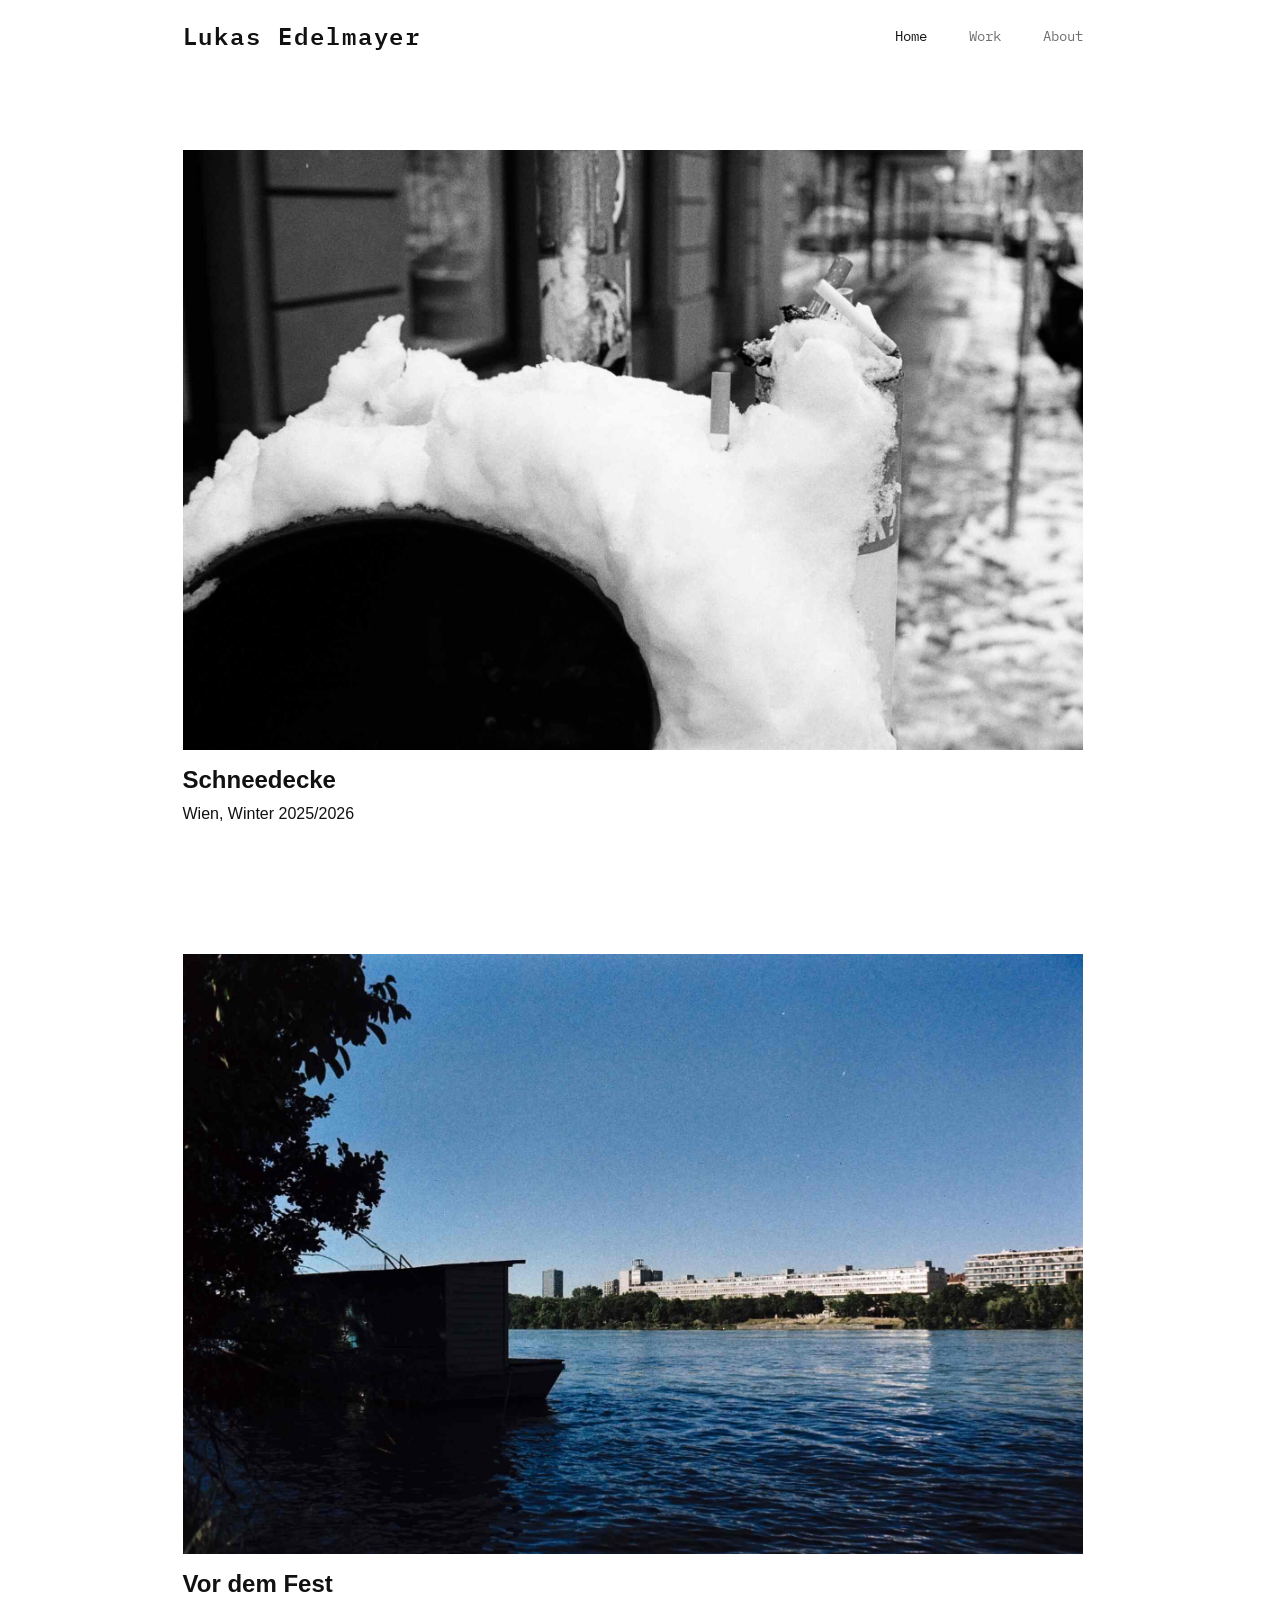
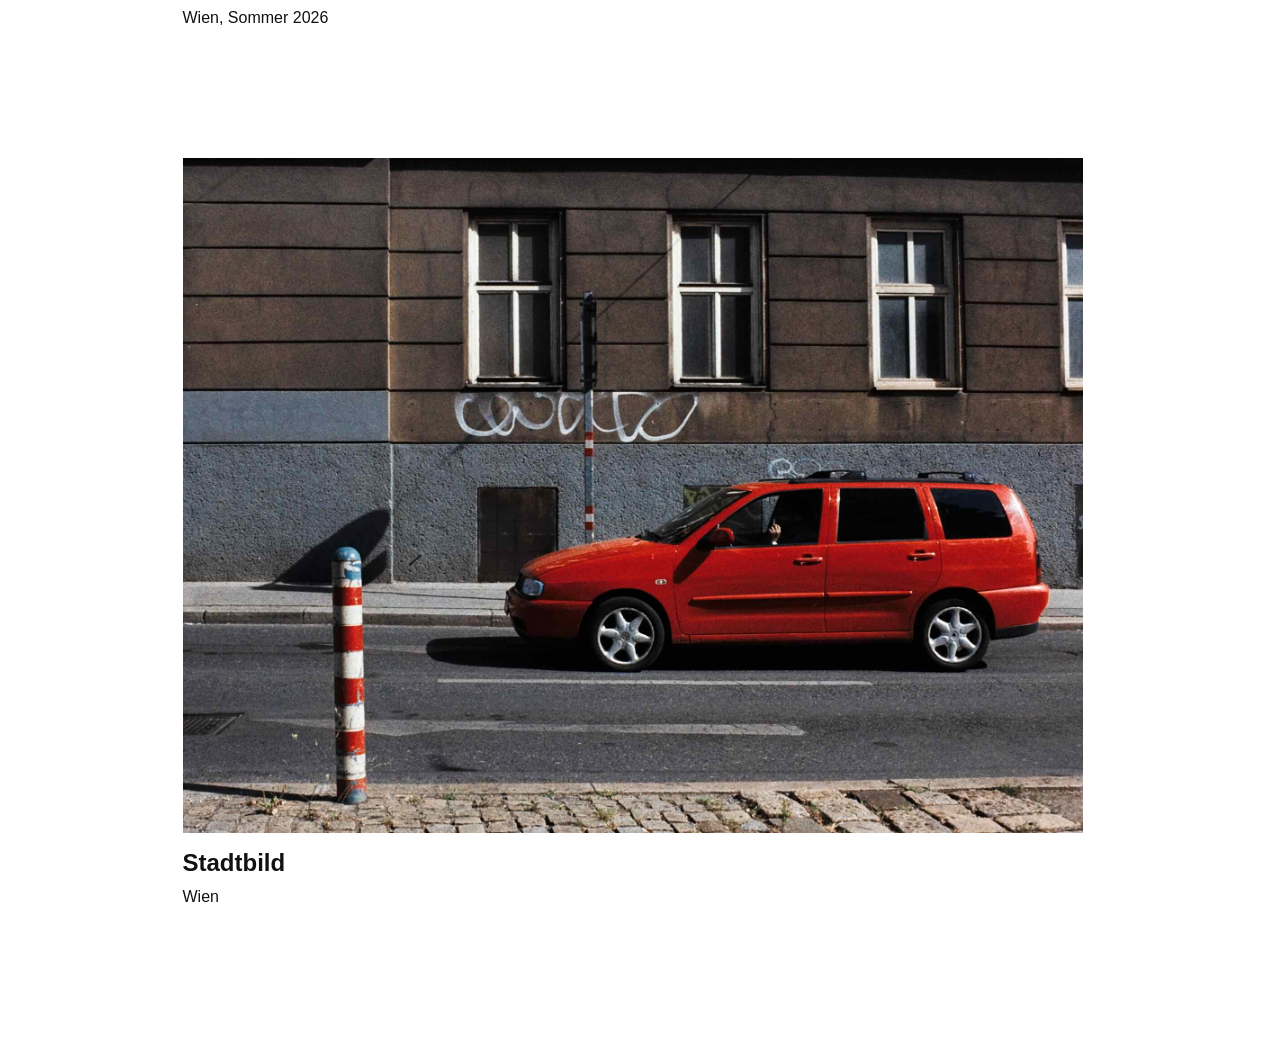
<file: index.html>
<!DOCTYPE html>
<html lang="de">
<head>
    <meta charset="UTF-8">
    <meta name="viewport" content="width=device-width, initial-scale=1.0">

    <title>Lukas Edelmayer Fotografie   </title>

    <link rel="preconnect" href="https://fonts.googleapis.com">
    <link rel="preconnect" href="https://fonts.gstatic.com" crossorigin>

    <link href="https://fonts.googleapis.com/css2?family=IBM+Plex+Mono:wght@300;400;500;600&display=swap"rel="stylesheet">

    <link rel="stylesheet" href="css/style.css">
</head>



<body>

<header>
    <div class="header-inner">

    <h1>
        <a href="index.html">Lukas Edelmayer</a>
    </h1>

    <nav>
        <a class="active" href="index.html">Home</a>
        <a href="work.html">Work</a>
        <a href="about.html">About</a>
    </nav>

    </div>

</header>

<section class="project">
<div class="hero">
    <a href="Schneedecke.html">
        <img src="images/20260223_005154700026.jpg" alt="Vor dem Fest">
    </a>
</div>

<div class="project-info">
    <h2>Schneedecke</h2>
    <p>
        Wien, Winter 2025/2026
    </p>
</div>
</section>

<!-- <section class="project">
<div class="hero">
    <a href="Brunnenmarkt.html">
        <img src="images/20260614_DSCF4863.jpg" alt="Brunnenmarkt">
    </a>
</div> 

<div class="project-info">
    <h2>Brunnenmarkt</h2>
    <p>
        Wien, Sommer 2026
    </p>
</div>
</section> -->

<section class="project">
<div class="hero">
    <a href="VorDemFest.html">
        <img src="images/20260625_DSCF4944.jpg" alt="Vor dem Fest">
    </a>
</div>

<div class="project-info">
    <h2>Vor dem Fest</h2>
    <p>
        Wien, Sommer 2026
    </p>
</div>
</section>

<section class="project">
<div class="hero">
    <a href="Stadtbild.html">
        <img src="images/20260714_DSCF5118.jpg" alt="Stadtbild">
    </a>
</div>

<div class="project-info">
    <h2>Stadtbild</h2>
    <p>
        Wien
    </p>
</div>
</section>


<script>
document.addEventListener('contextmenu', e => {
    e.preventDefault();
});

document.querySelectorAll('img').forEach(img => {
    img.setAttribute('draggable', 'false');

    img.addEventListener('dragstart', e => {
        e.preventDefault();
    });
});
</script>

</body>

</html>
</file>
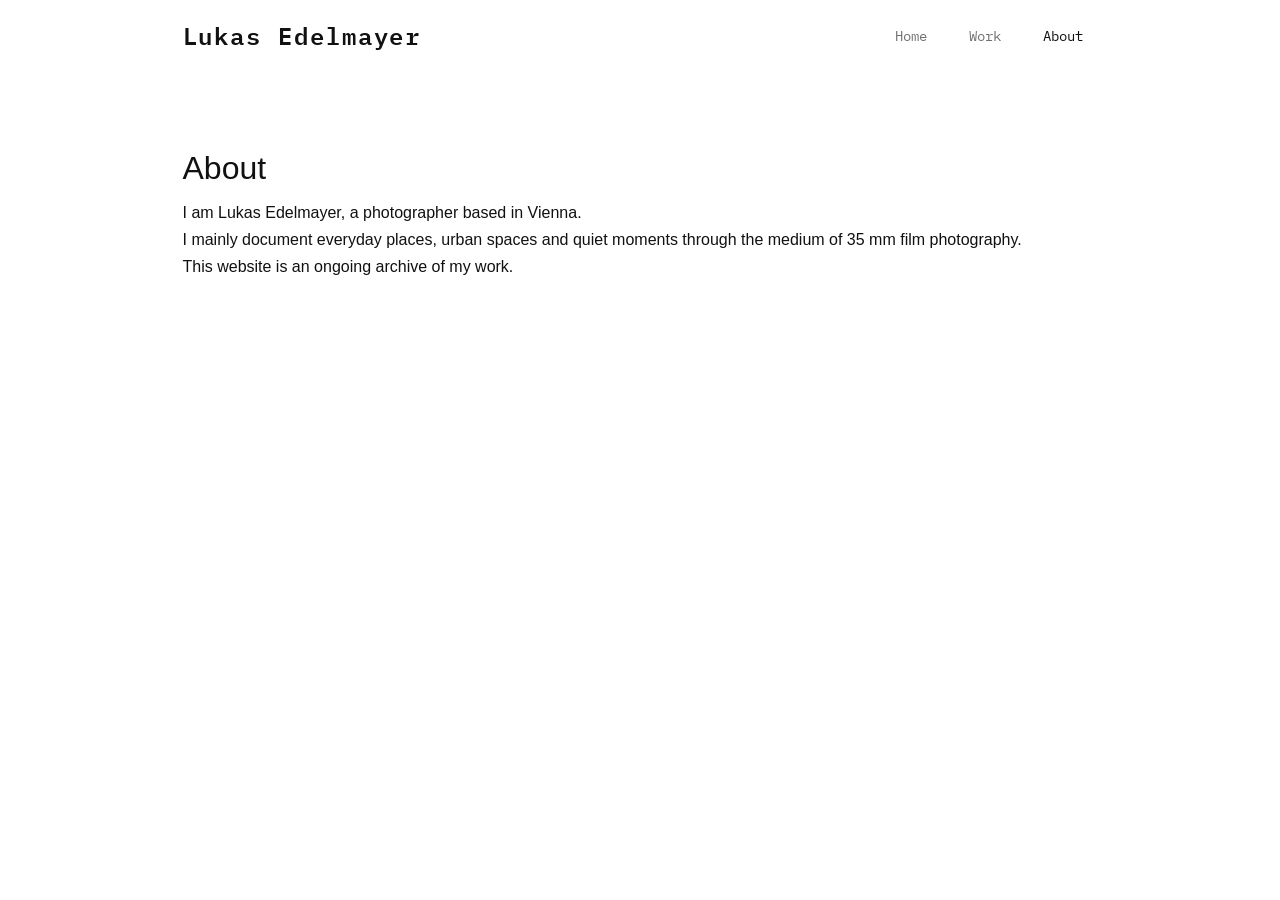
<file: about.html>
<!DOCTYPE html>
<html lang="en">

<head>
    <meta charset="UTF-8">
    <meta name="viewport" content="width=device-width, initial-scale=1.0">
    <title>About | Lukas Edelmayer</title>

    <link rel="preconnect" href="https://fonts.googleapis.com">
    <link rel="preconnect" href="https://fonts.gstatic.com" crossorigin>
    <link href="https://fonts.googleapis.com/css2?family=IBM+Plex+Mono:wght@300;400;500;600&display=swap"rel="stylesheet">

    <link rel="stylesheet" href="css/style.css">
</head>

<body>

<header>
    <div class="header-inner">
    <h1><a href="index.html">Lukas Edelmayer</a></h1>

    <nav>
        <a href="index.html">Home</a>
        <a href="work.html">Work</a>
        <a class="active"href="about.html">About</a>
    </nav>

    </div>

</header>

<main class="intro">

    <h2>About</h2>

    <p>
        I am Lukas Edelmayer, a photographer based in Vienna.
    </p>

    <p>
        I mainly document everyday places, urban spaces and quiet moments through the medium of 35 mm film photography.
    </p>

    <p>
        This website is an ongoing archive of my work.
    </p>

</main>

</body>
</html>
</file>
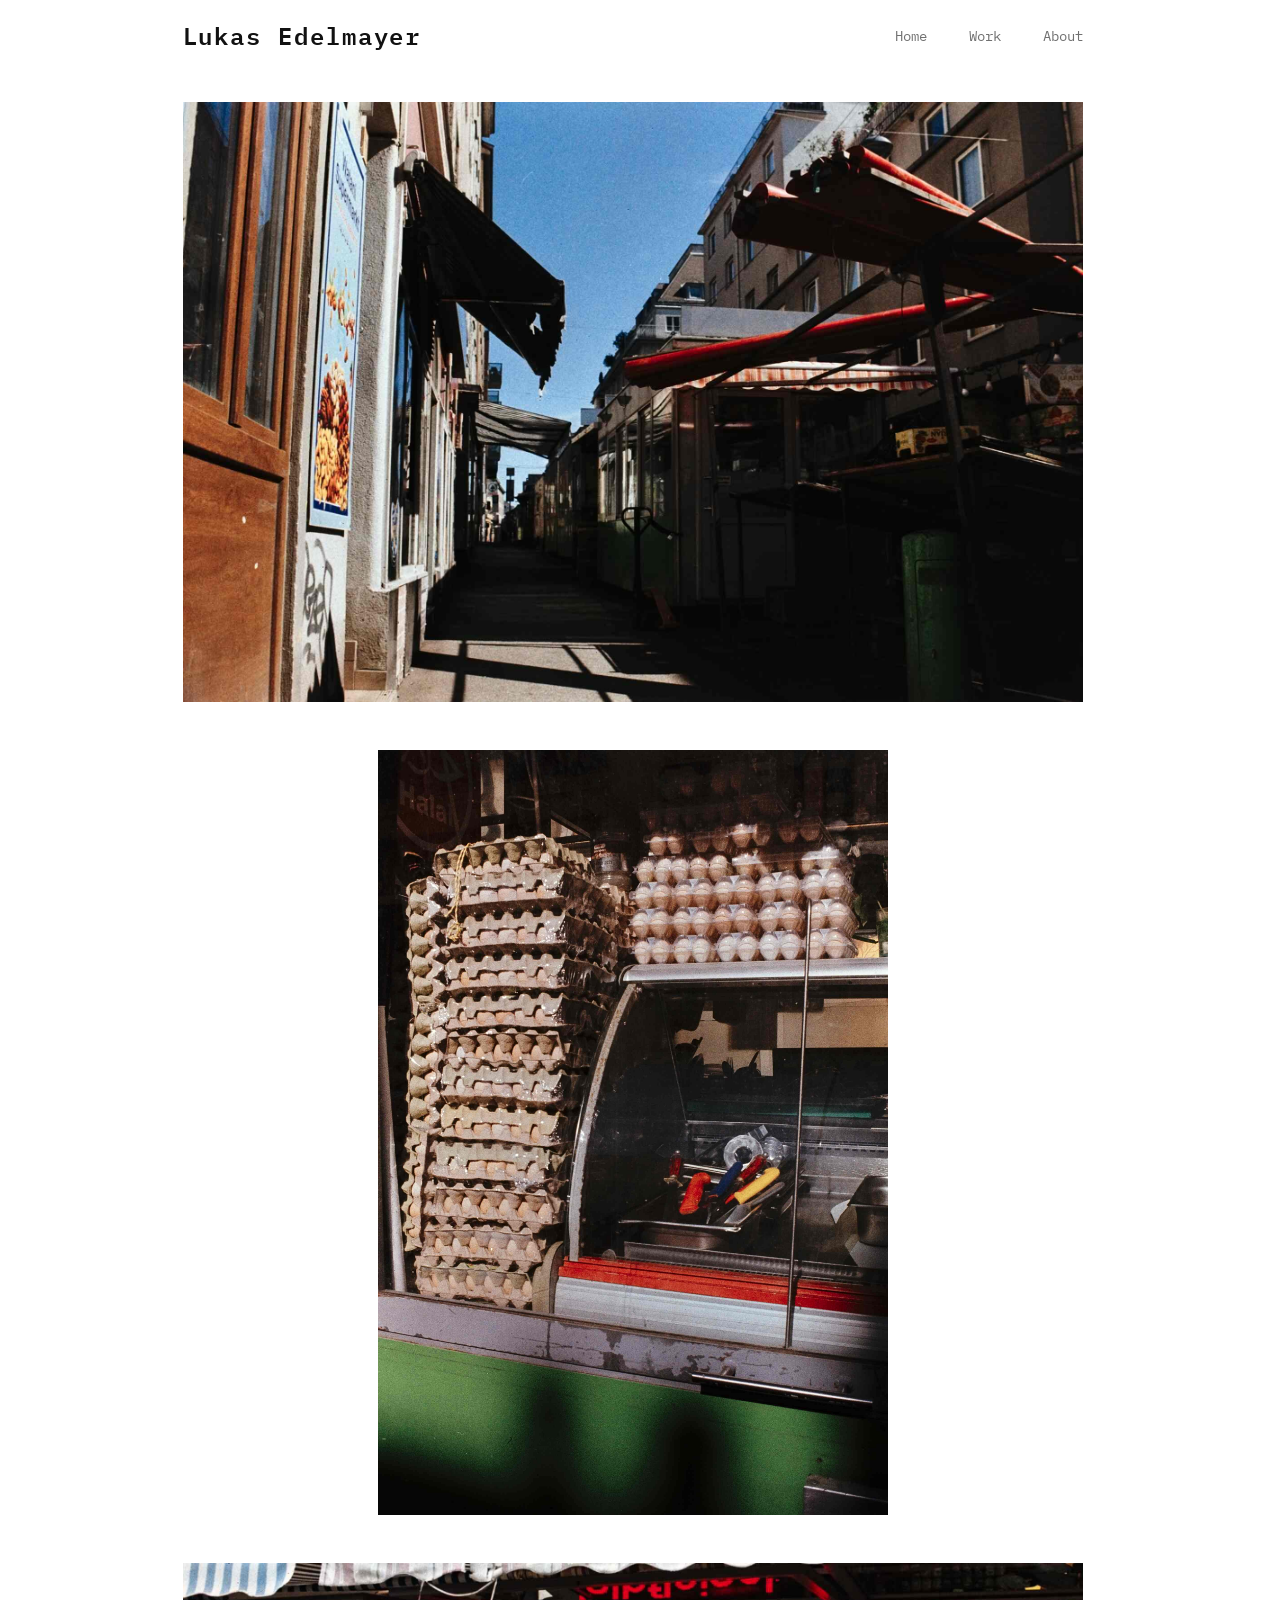
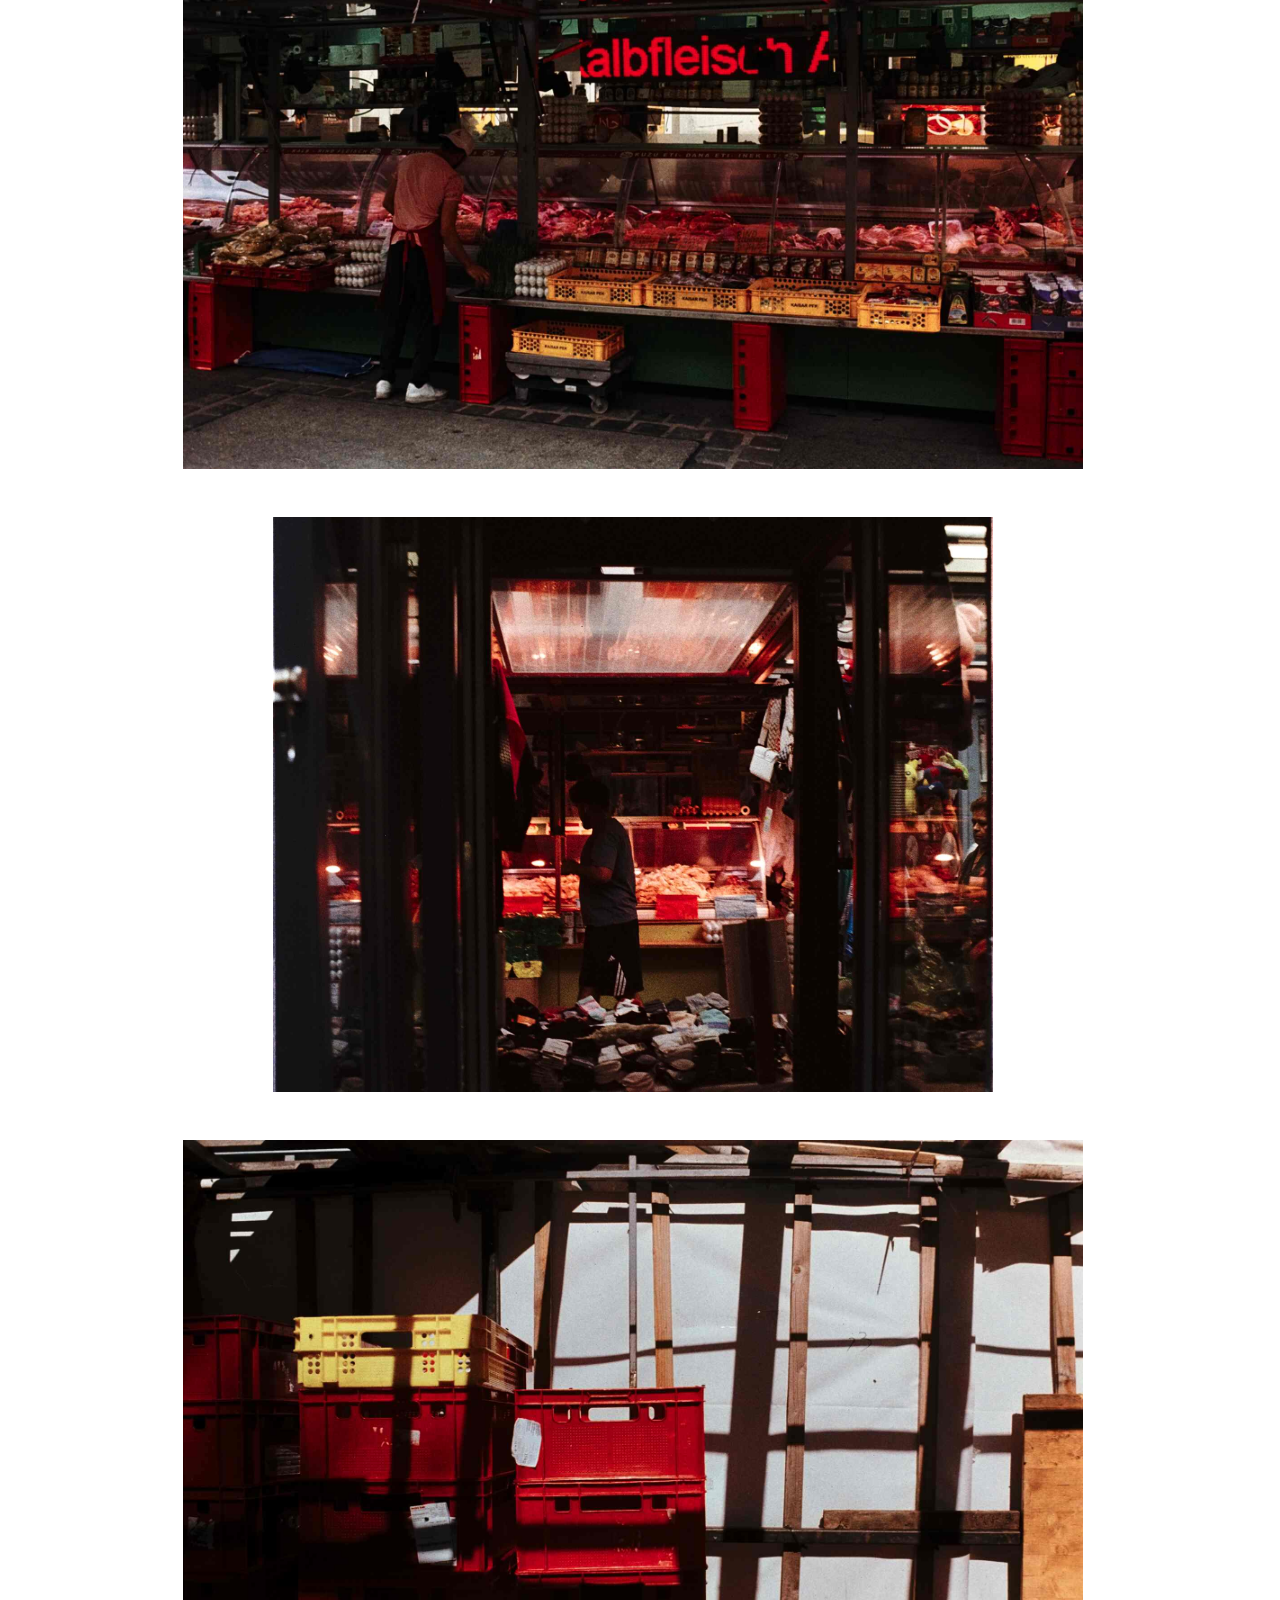
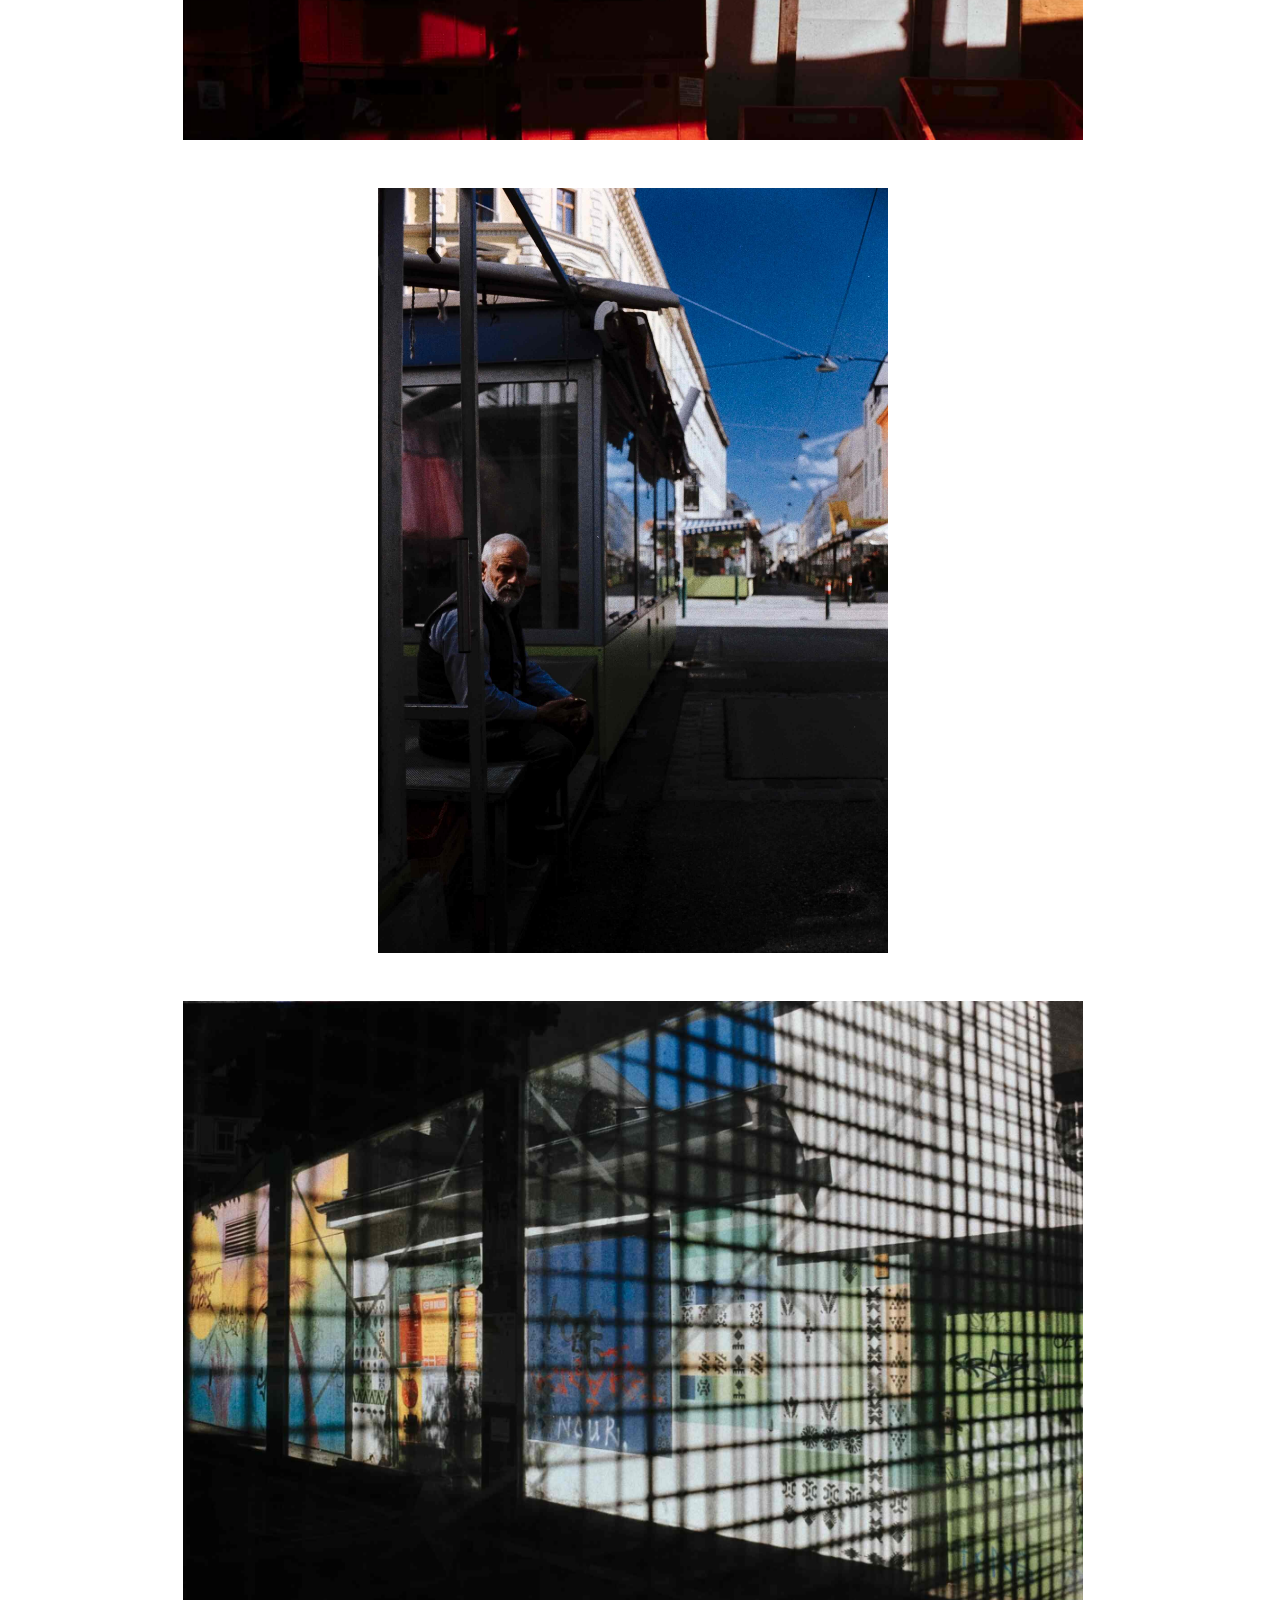
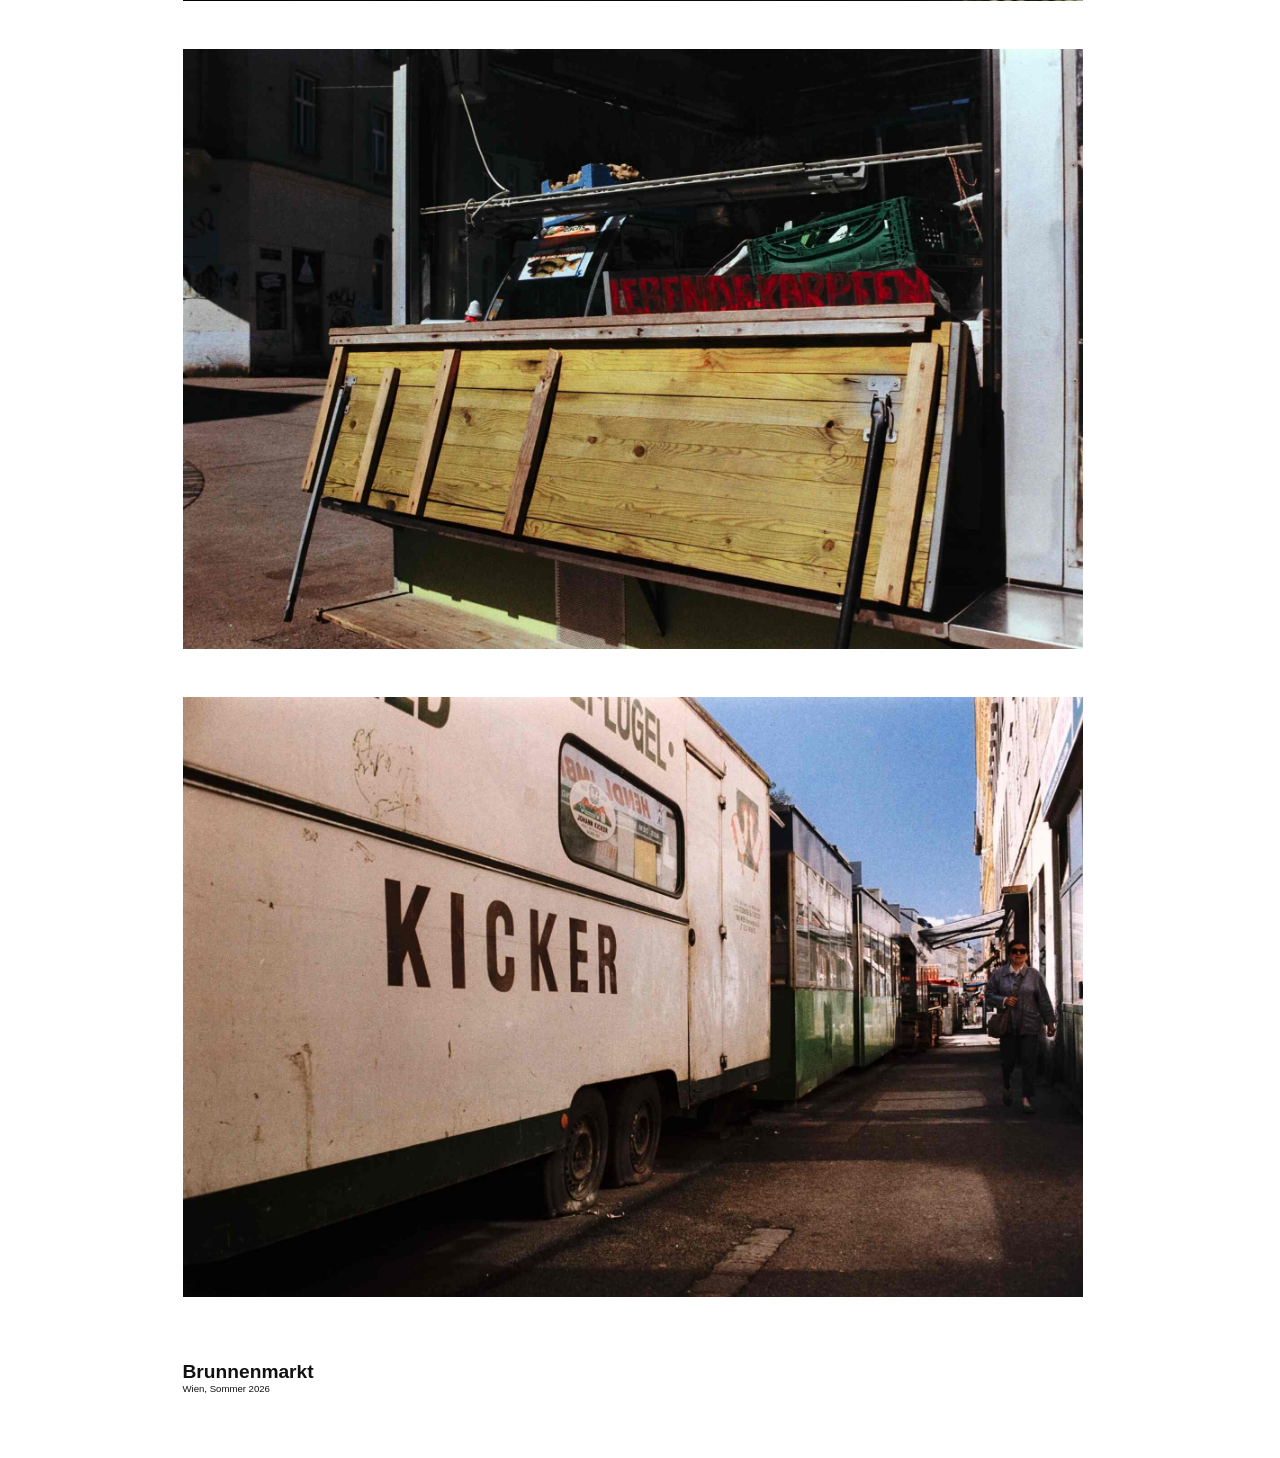
<file: Brunnenmarkt.html>
<!DOCTYPE html>
<html lang="de">
<head>
    <meta charset="UTF-8">
    <meta name="viewport" content="width=device-width, initial-scale=1.0">
    <title>Brunnenmarkt</title>

    <link rel="stylesheet" href="css/style.css">

    <link rel="preconnect" href="https://fonts.googleapis.com">
    <link rel="preconnect" href="https://fonts.gstatic.com" crossorigin>
    <link href="https://fonts.googleapis.com/css2?family=IBM+Plex+Mono:wght@300;400;500;600&display=swap"rel="stylesheet">
</head>
<body>

<header>
    <div class="header-inner">
    <h1>
        <a href="index.html">Lukas Edelmayer</a>
    </h1>

    <nav>
        <a href="index.html">Home</a>
        <a href="work.html">Work</a>
        <a href="about.html">About</a>
    </nav>
    </div>

</header>

<main class="project-container">


<div class="gallery">
    
    <img src="images/20260614_DSCF4865.jpg" class="landscape" alt="">
    <img src="images/20260614_DSCF4866.jpg" class="portrait" alt="">
    <img src="images/20260703_DSCF4976.jpg" class="landscape" alt="">
    <img src="images/20260703_DSCF4977.jpg" class="portrait" alt="">
    <img src="images/20260614_DSCF4869.jpg" class="landscape" alt="">
    <img src="images/20260614_DSCF4862.jpg" class="portrait" alt="">
    <img src="images/20260614_DSCF4872.jpg" class="landscape" alt="">
    <img src="images/20260614_DSCF4873.jpg" class="landscape" alt="">
    <img src="images/20260614_DSCF4863.jpg" class="landscape" alt="">


</div>



<div class="project-header">
    <h1>Brunnenmarkt</h1>
    <p>Wien, Sommer 2026</p>
</div>
</main>

<script>
document.addEventListener('contextmenu', e => {
    e.preventDefault();
});

document.querySelectorAll('img').forEach(img => {
    img.setAttribute('draggable', 'false');

    img.addEventListener('dragstart', e => {
        e.preventDefault();
    });
});
</script>

</body>
</html>
</file>
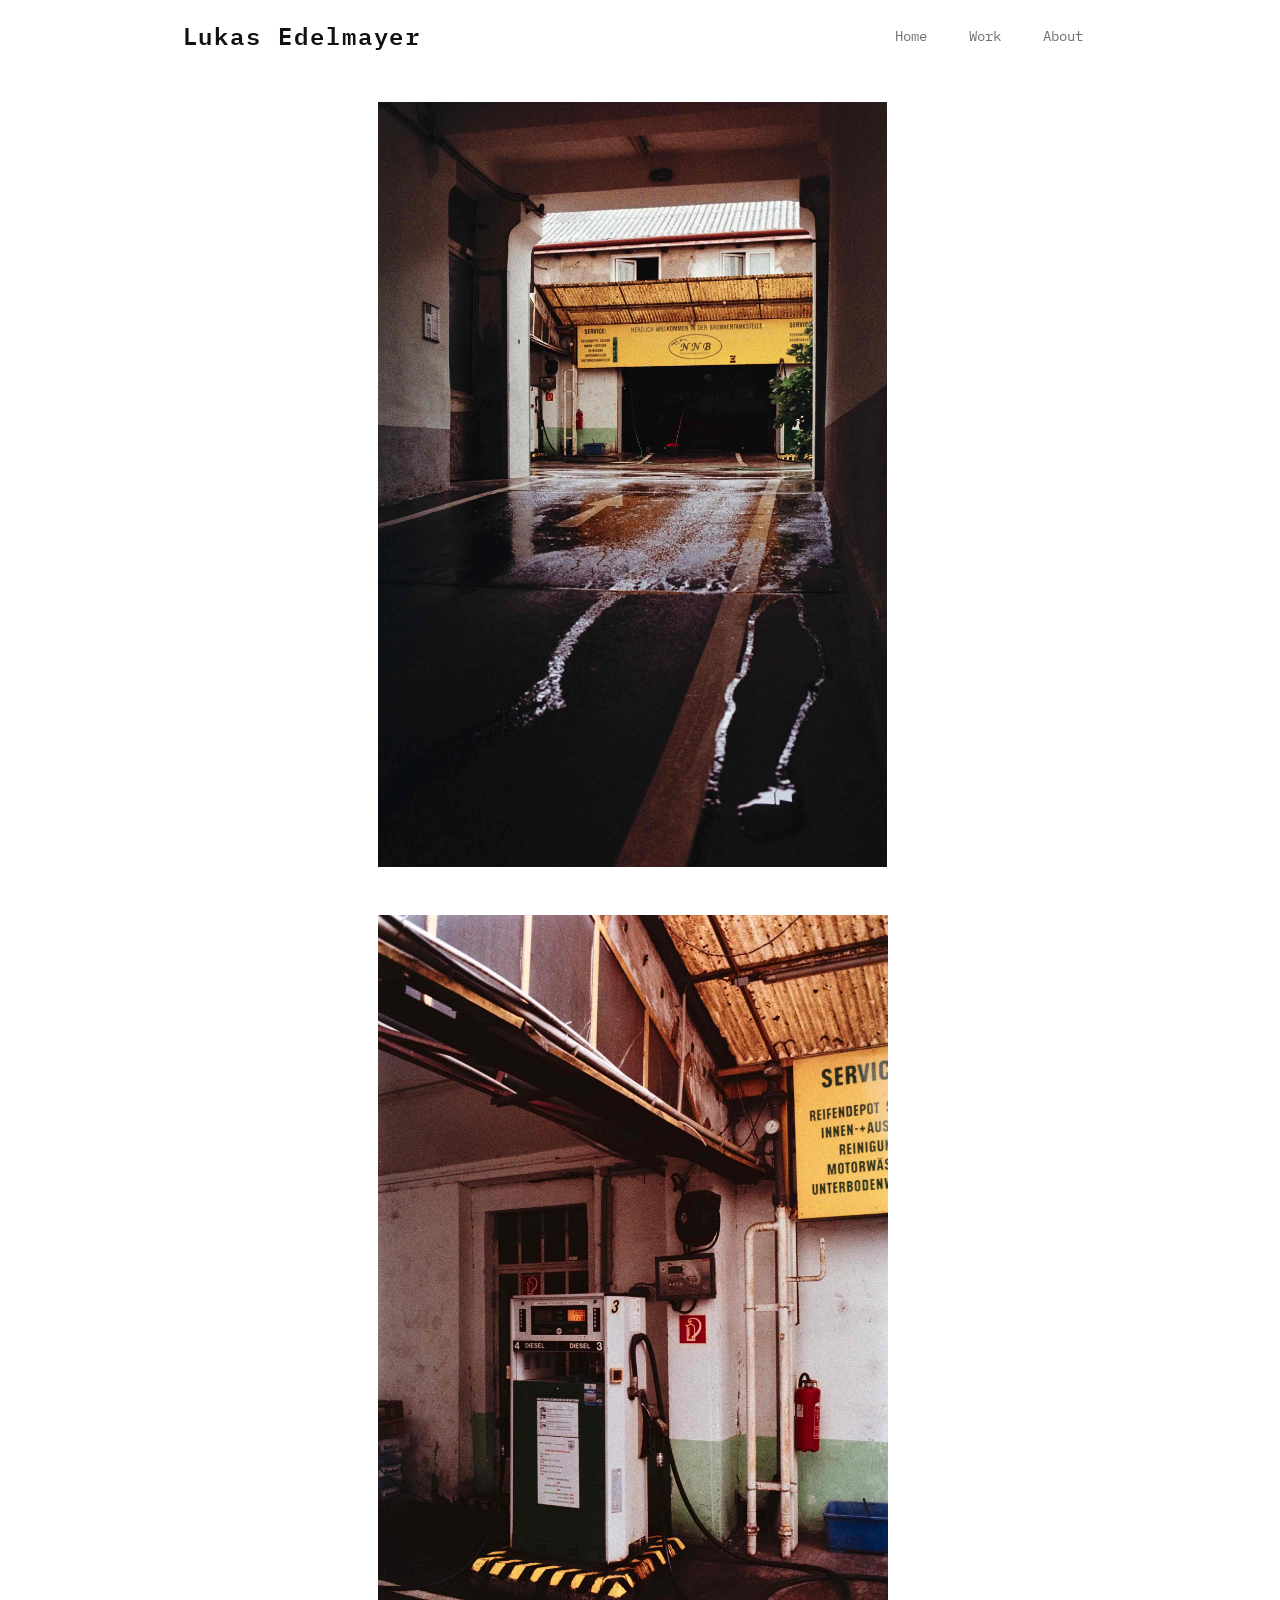
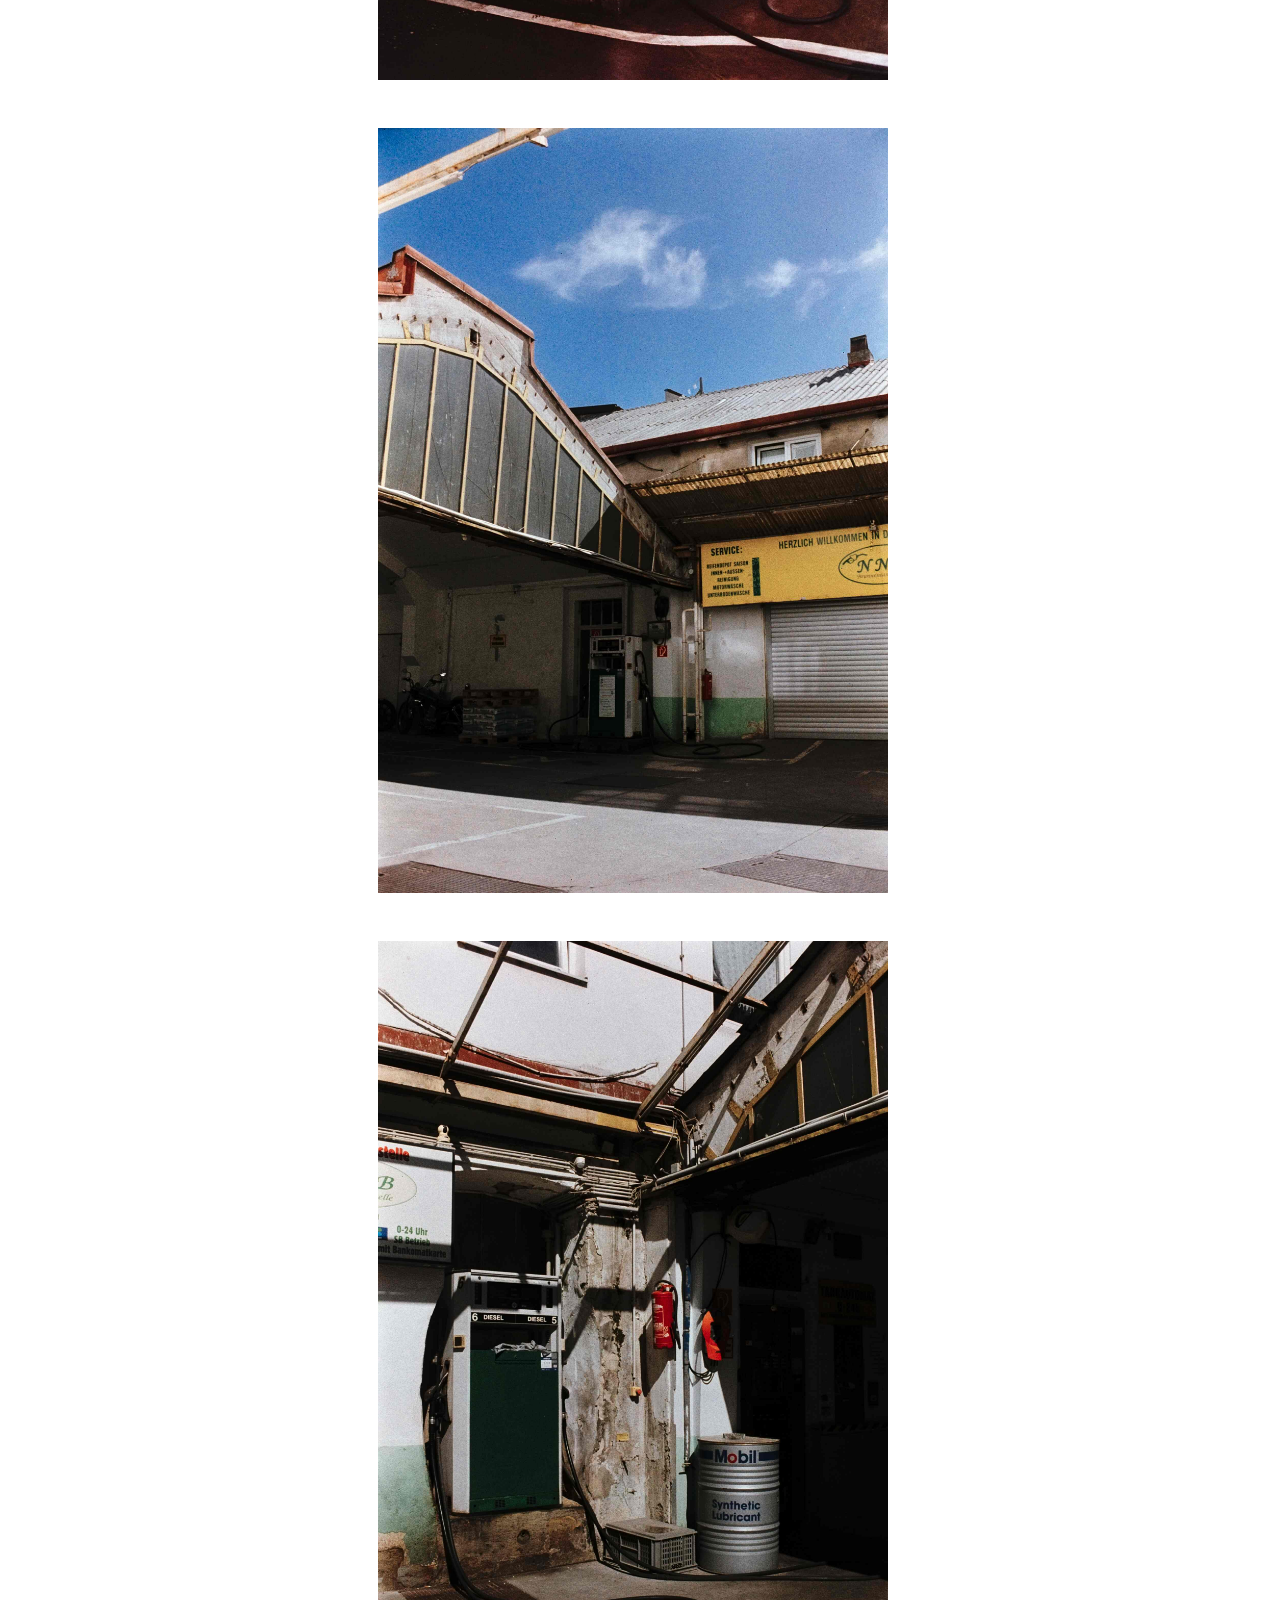
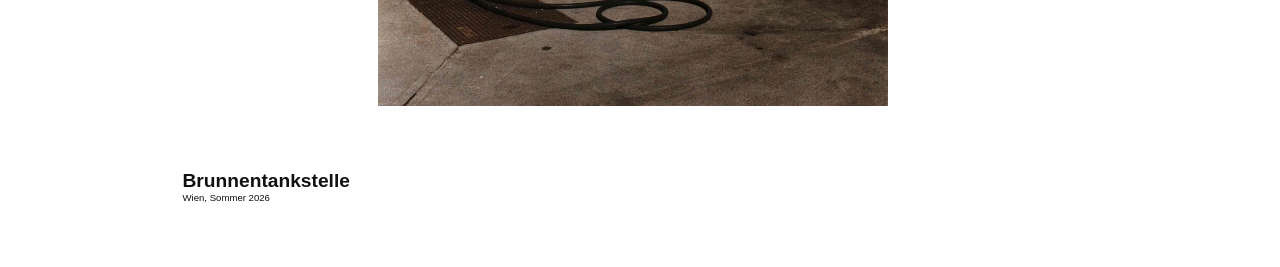
<file: Brunnentankstelle.html>
<!DOCTYPE html>
<html lang="de">
<head>
    <meta charset="UTF-8">
    <meta name="viewport" content="width=device-width, initial-scale=1.0">
    <title>Brunnentankstelle</title>

    <link rel="stylesheet" href="css/style.css">

    <link rel="preconnect" href="https://fonts.googleapis.com">
    <link rel="preconnect" href="https://fonts.gstatic.com" crossorigin>
    <link href="https://fonts.googleapis.com/css2?family=IBM+Plex+Mono:wght@300;400;500;600&display=swap"rel="stylesheet">
</head>
<body>

<header>
    <div class="header-inner">
    <h1>
        <a href="index.html">Lukas Edelmayer</a>
    </h1>

    <nav>
        <a href="index.html">Home</a>
        <a href="work.html">Work</a>
        <a href="about.html">About</a>
    </nav>
    </div>

</header>

<main class="project-container">


<div class="gallery">

    <img src="images/20260703_DSCF4985.jpg" class="portrait" alt="">
    <img src="images/20260703_DSCF4987.jpg" class="portrait" alt="">
    <img src="images/20260614_DSCF4870.jpg" class="portrait" alt="">
    <img src="images/20260614_DSCF4867.jpg" class="portrait" alt="">



</div>
 <div class="project-header">
    <h1>Brunnentankstelle</h1>
    <p>Wien, Sommer 2026</p>
</div>  

</main>

<script>
document.addEventListener('contextmenu', e => {
    e.preventDefault();
});

document.querySelectorAll('img').forEach(img => {
    img.setAttribute('draggable', 'false');

    img.addEventListener('dragstart', e => {
        e.preventDefault();
    });
});
</script>

</body>
</html>
</file>
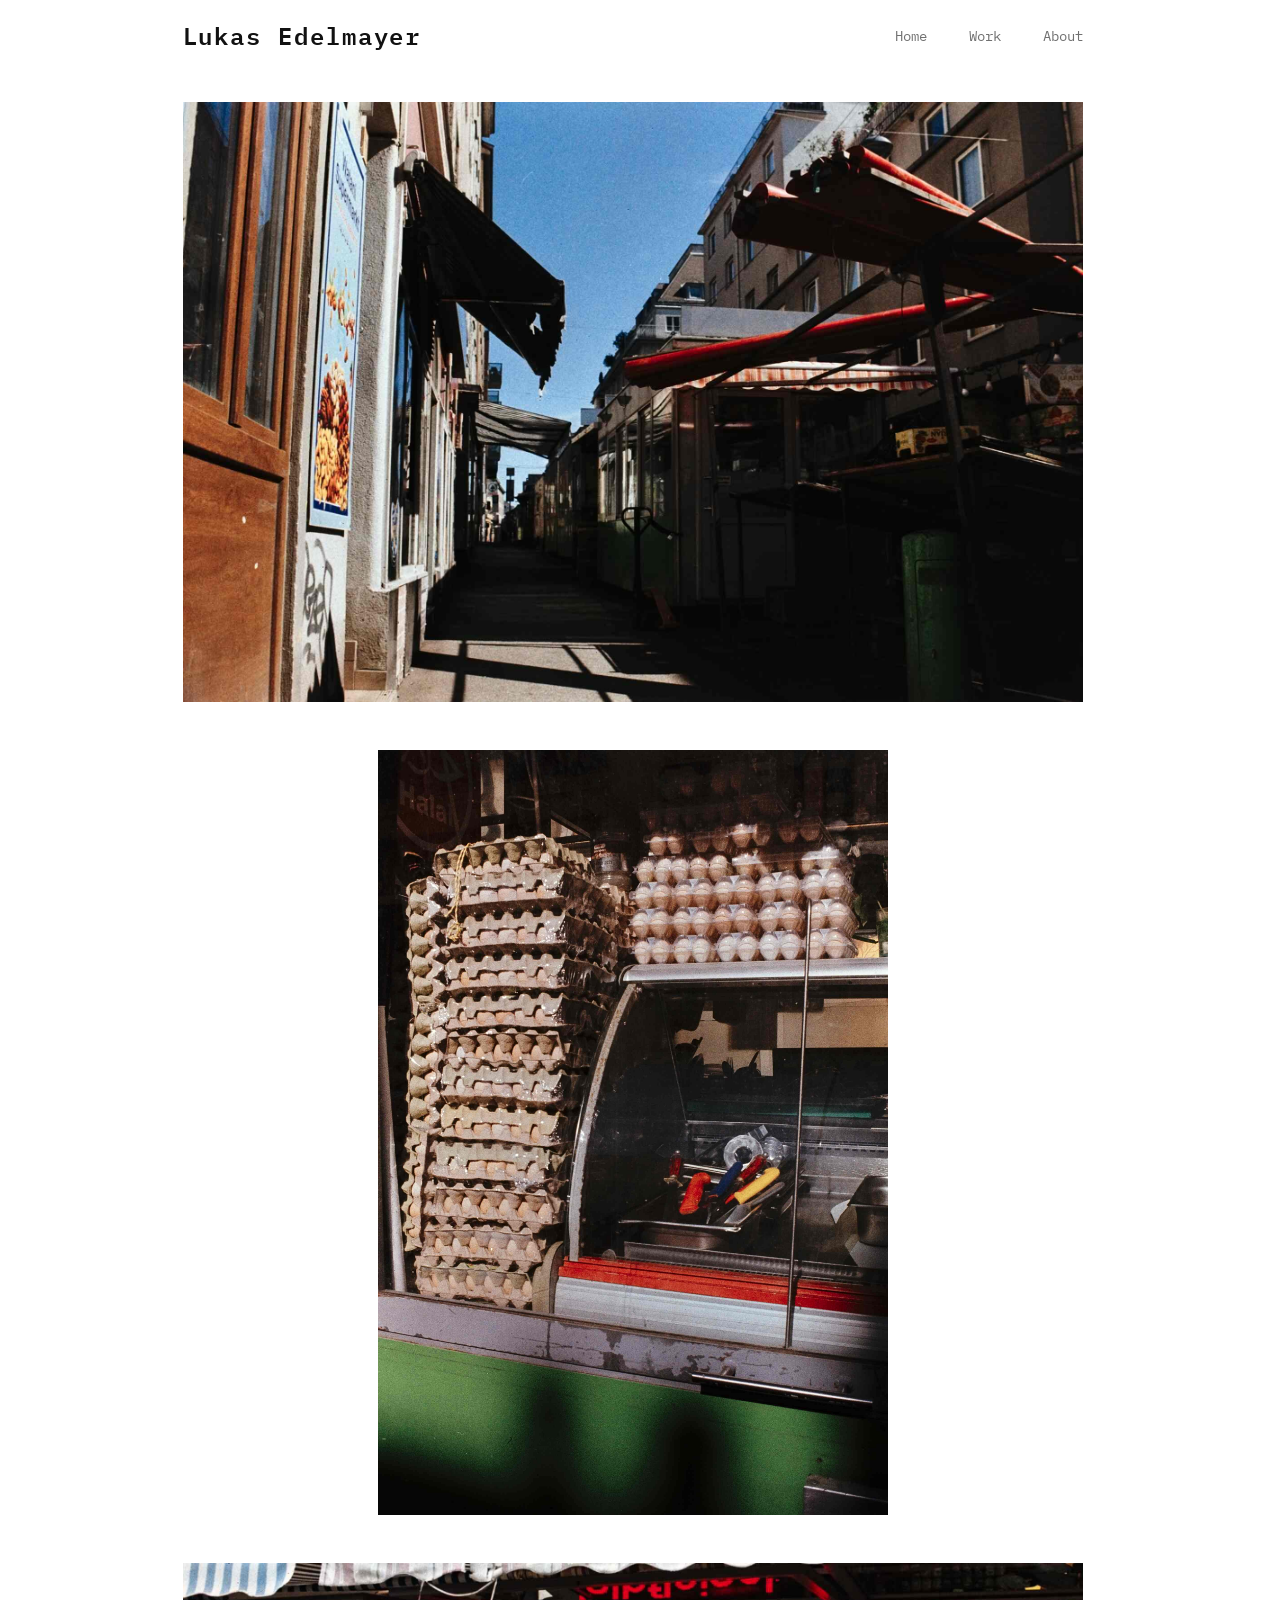
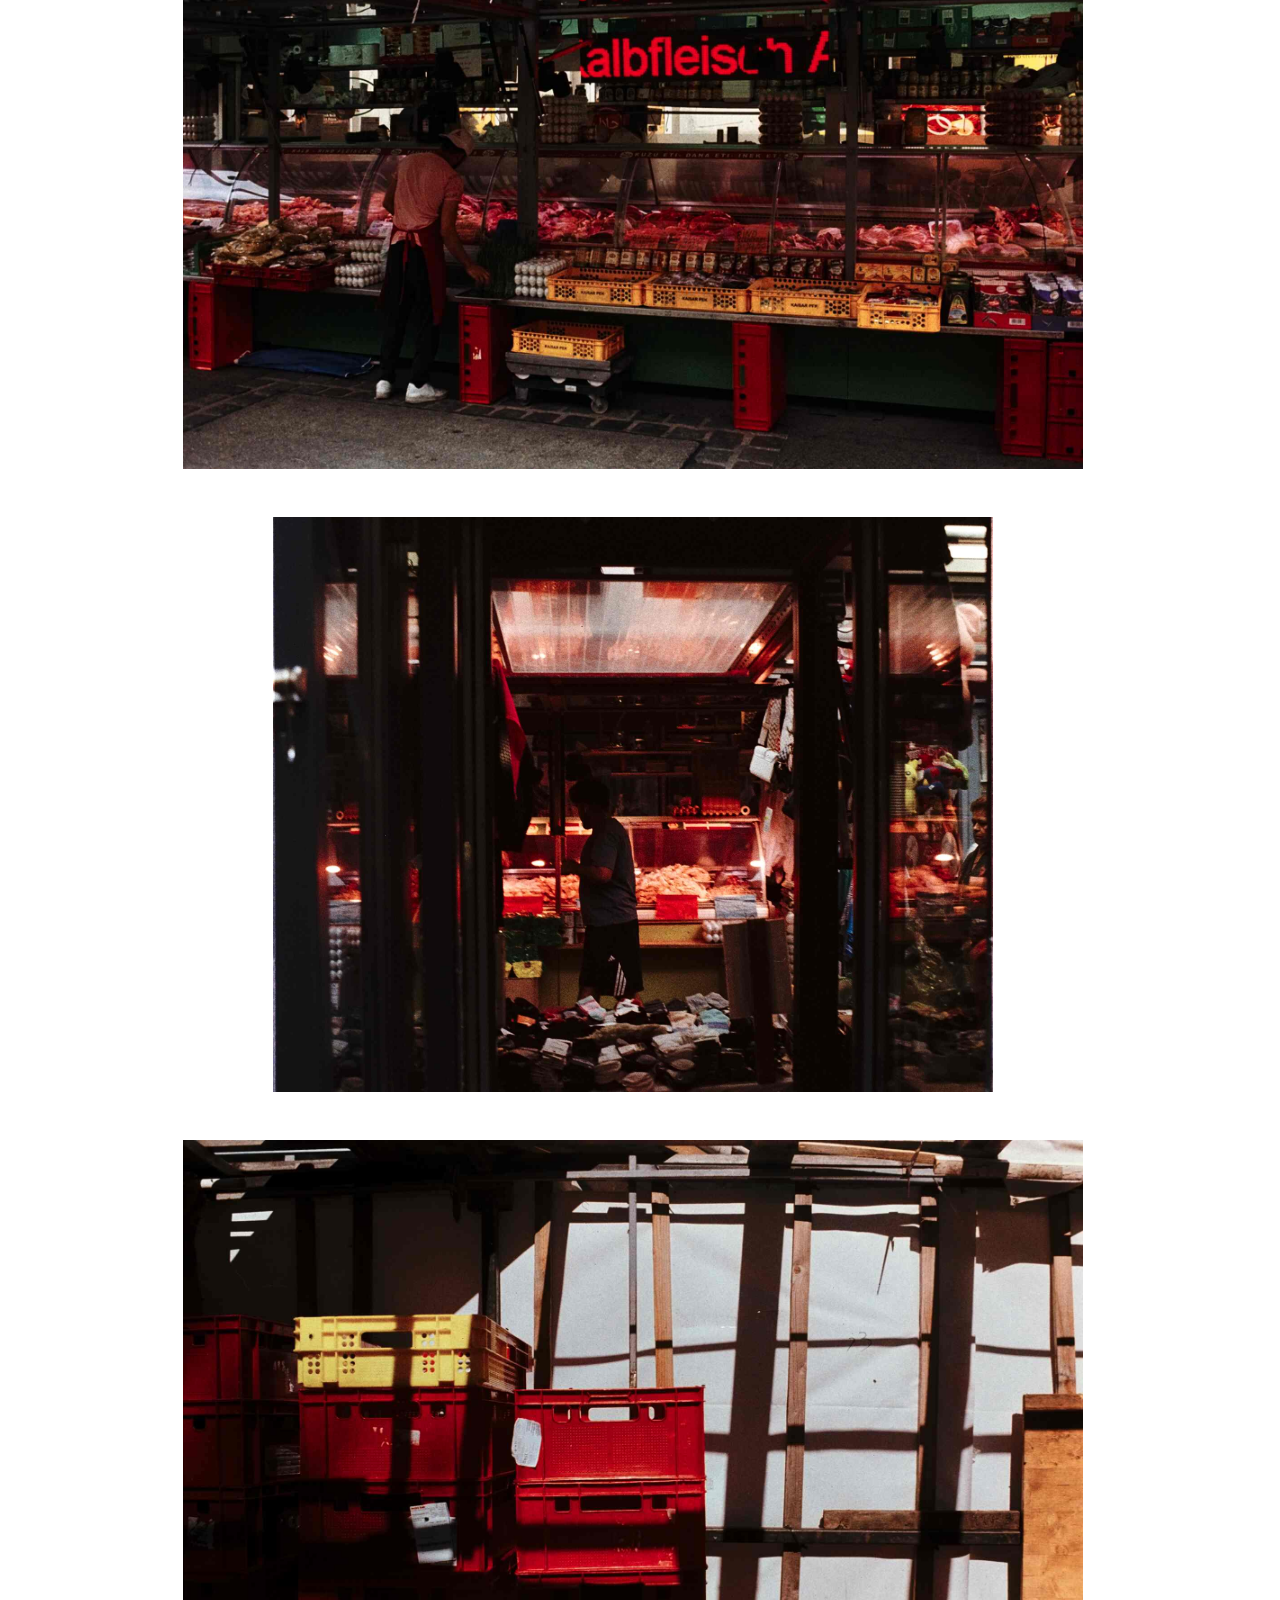
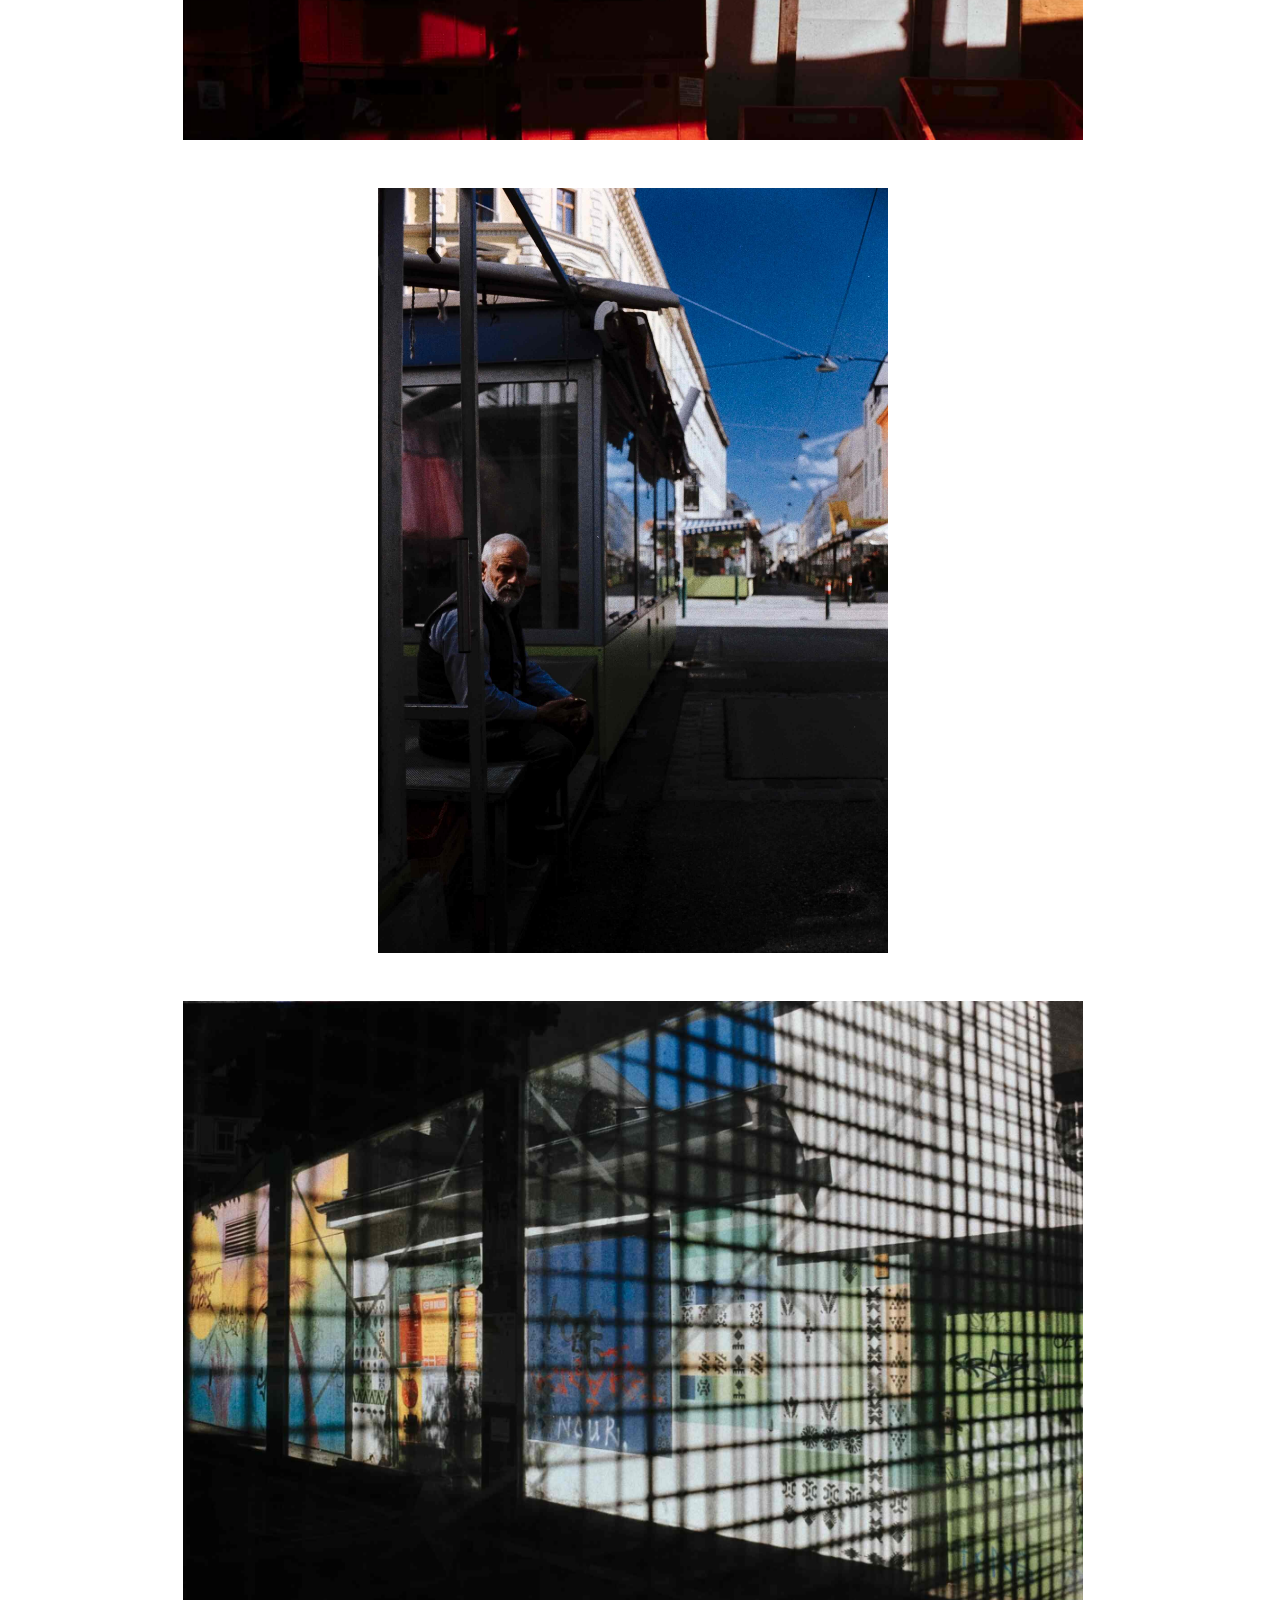
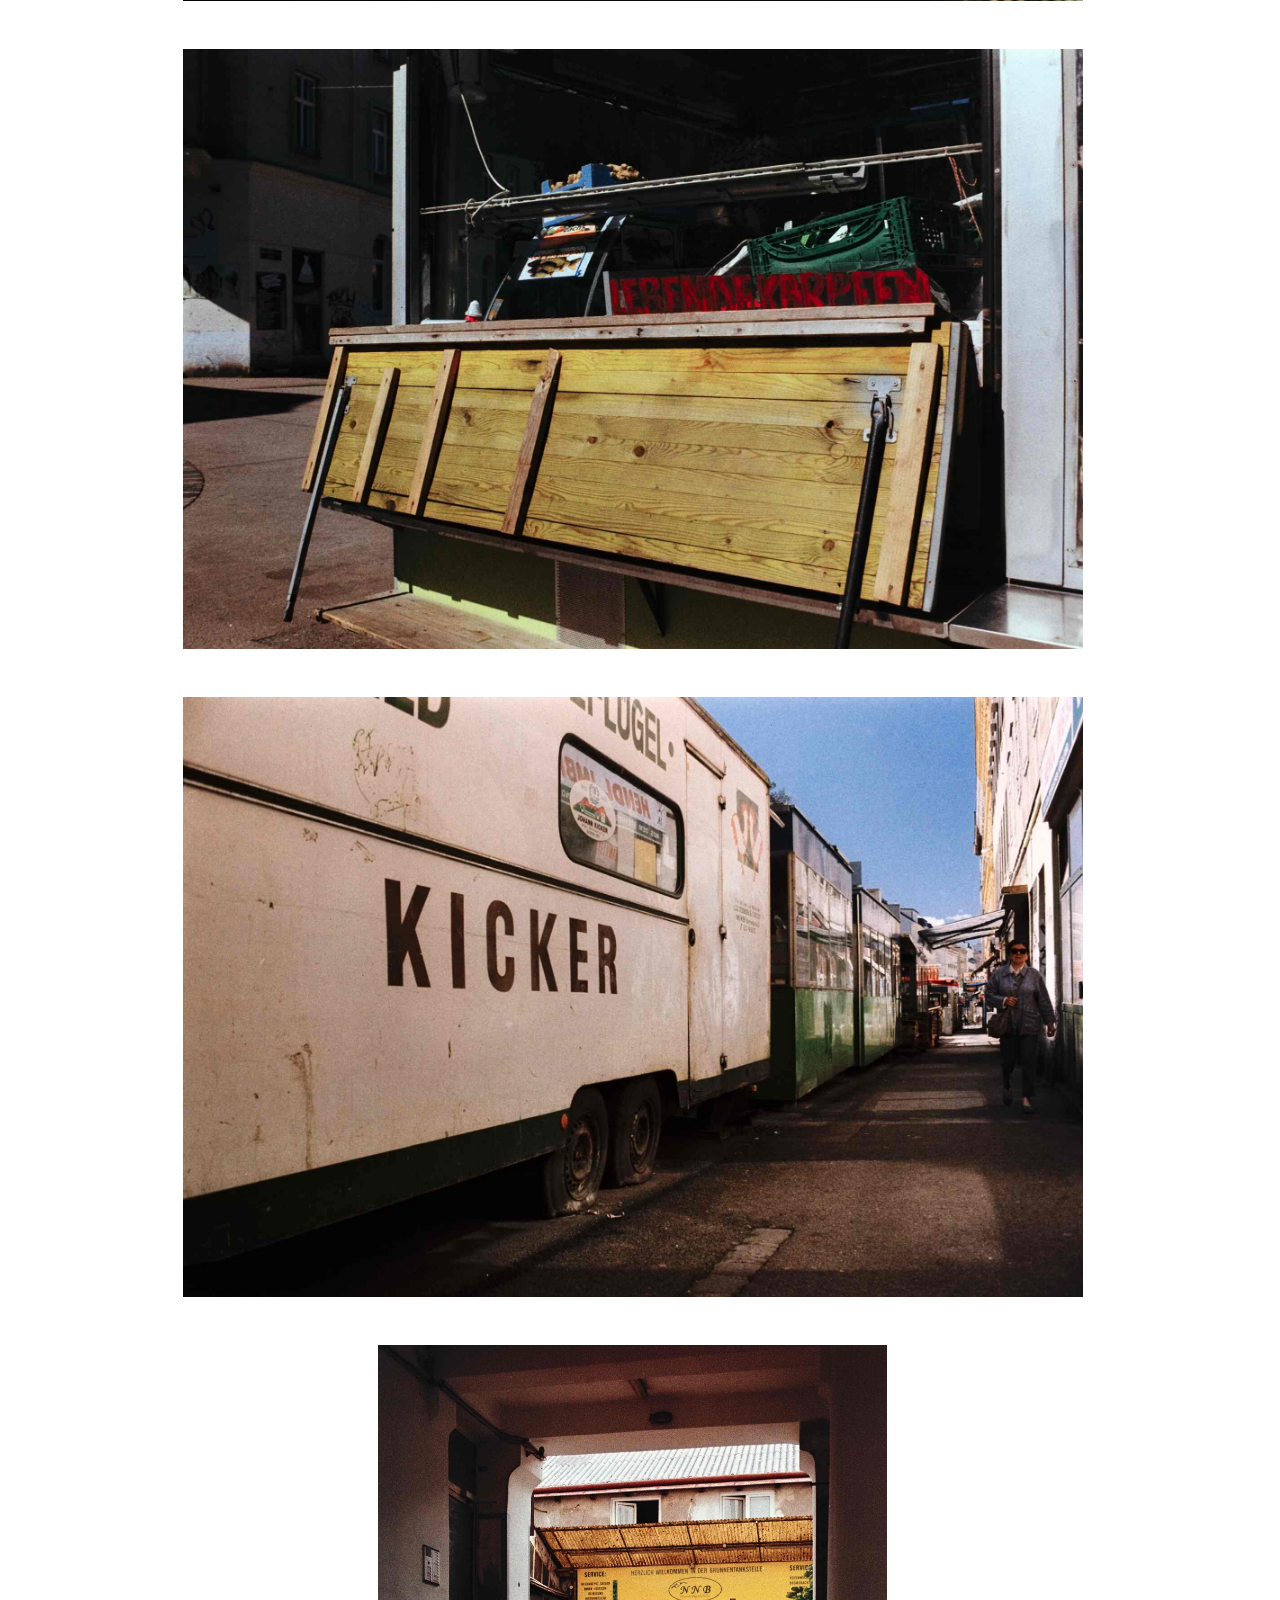
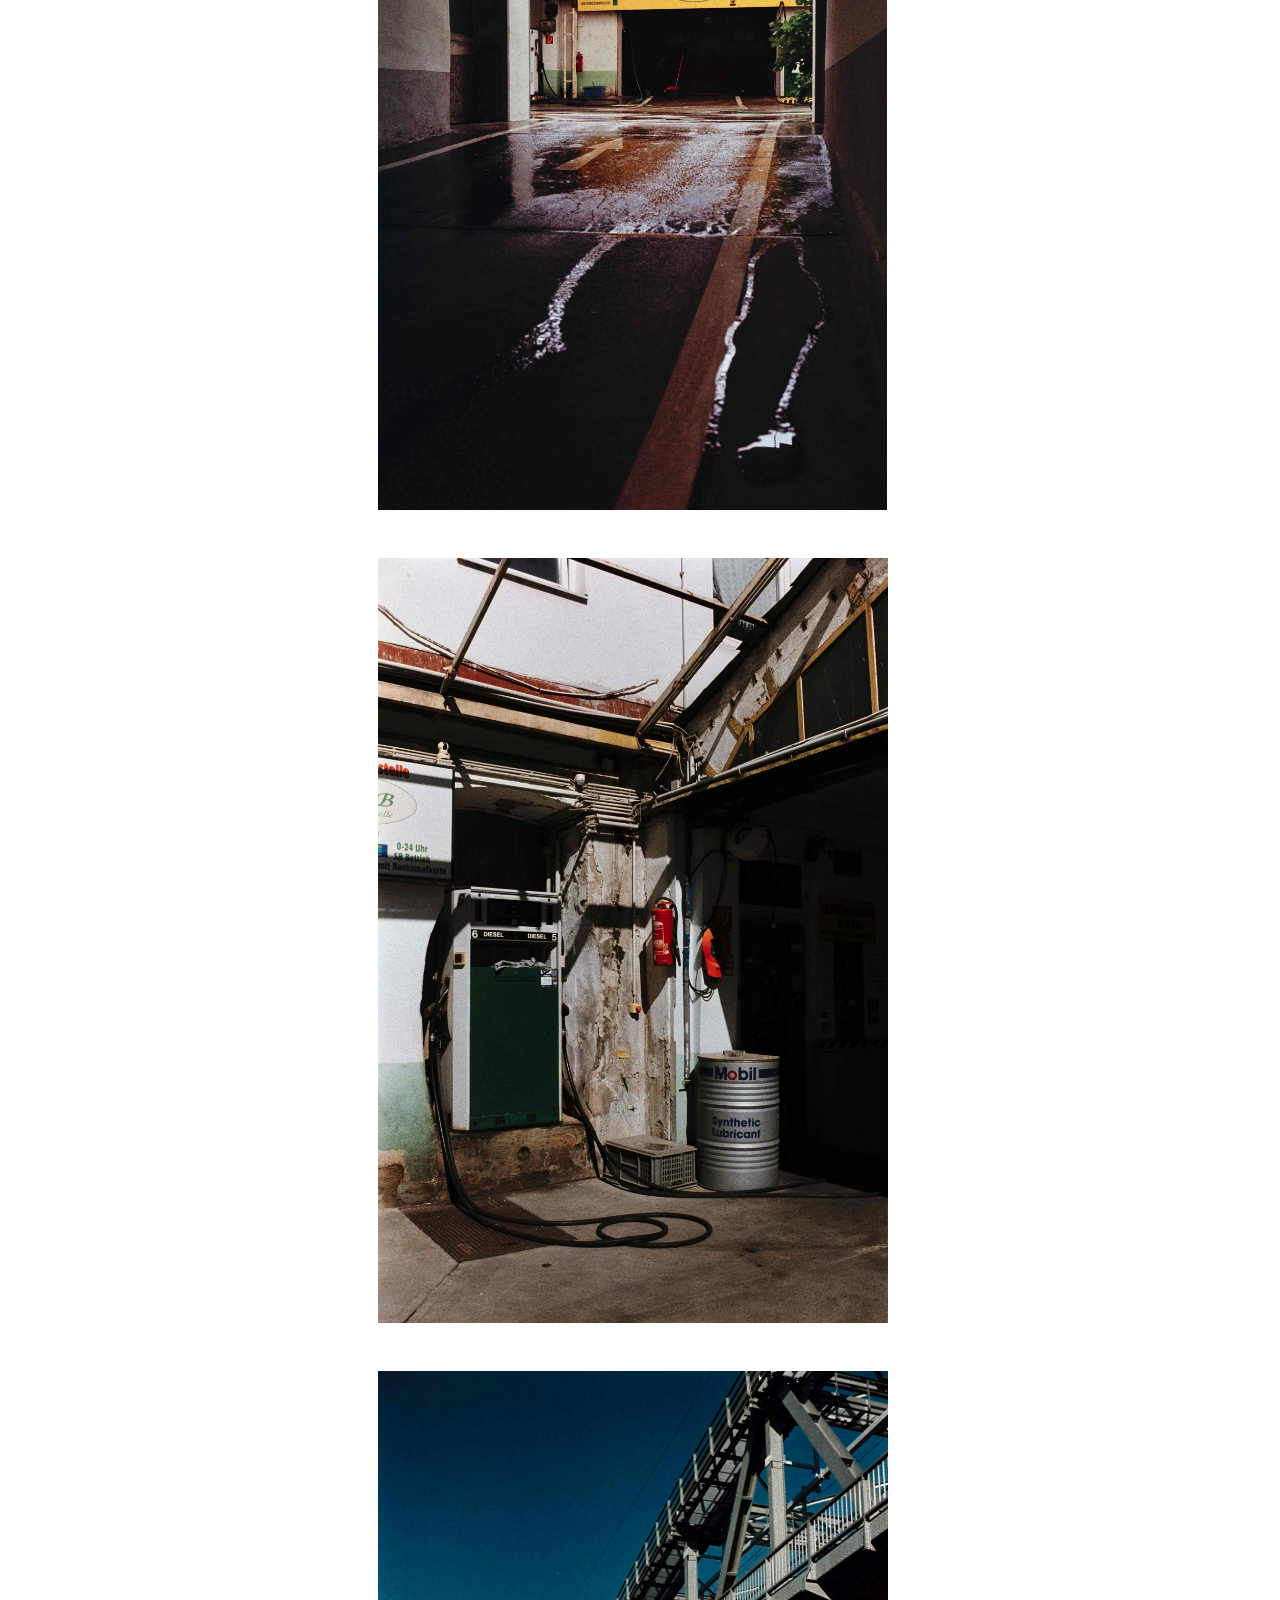
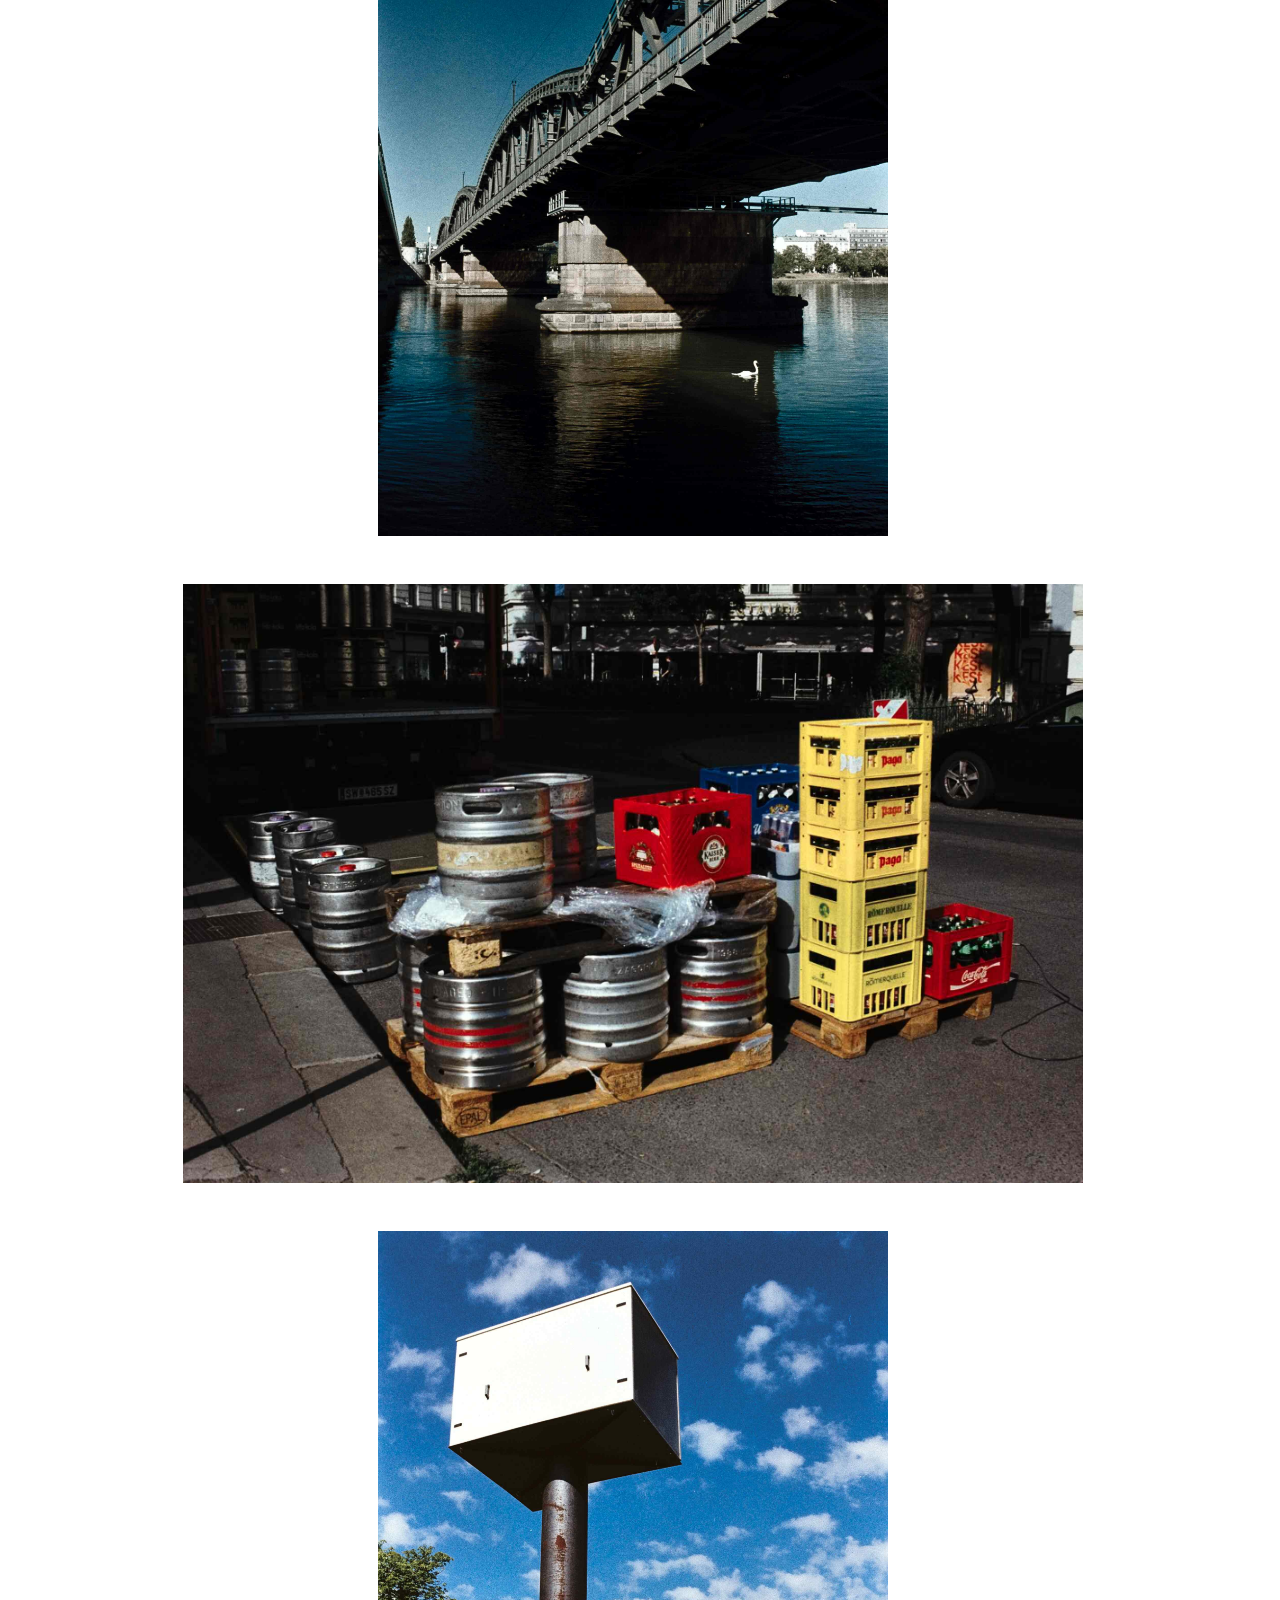
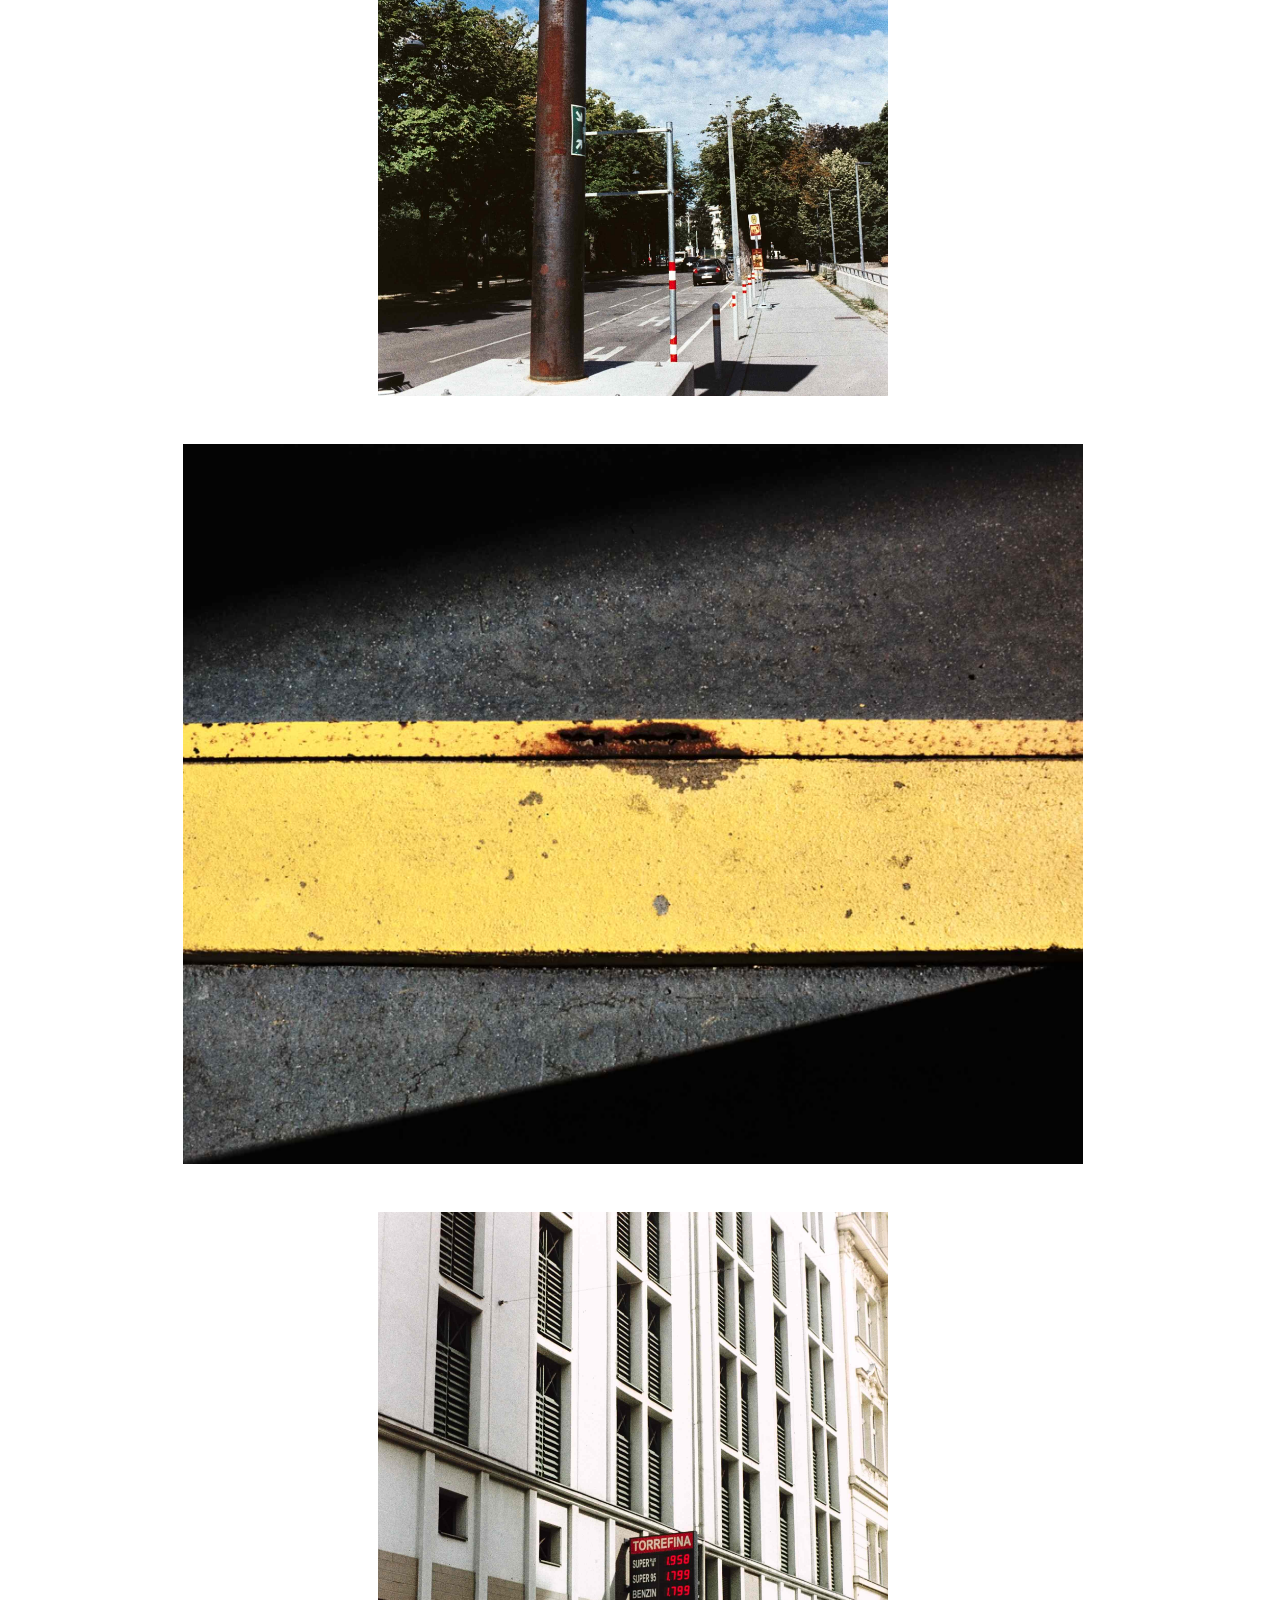
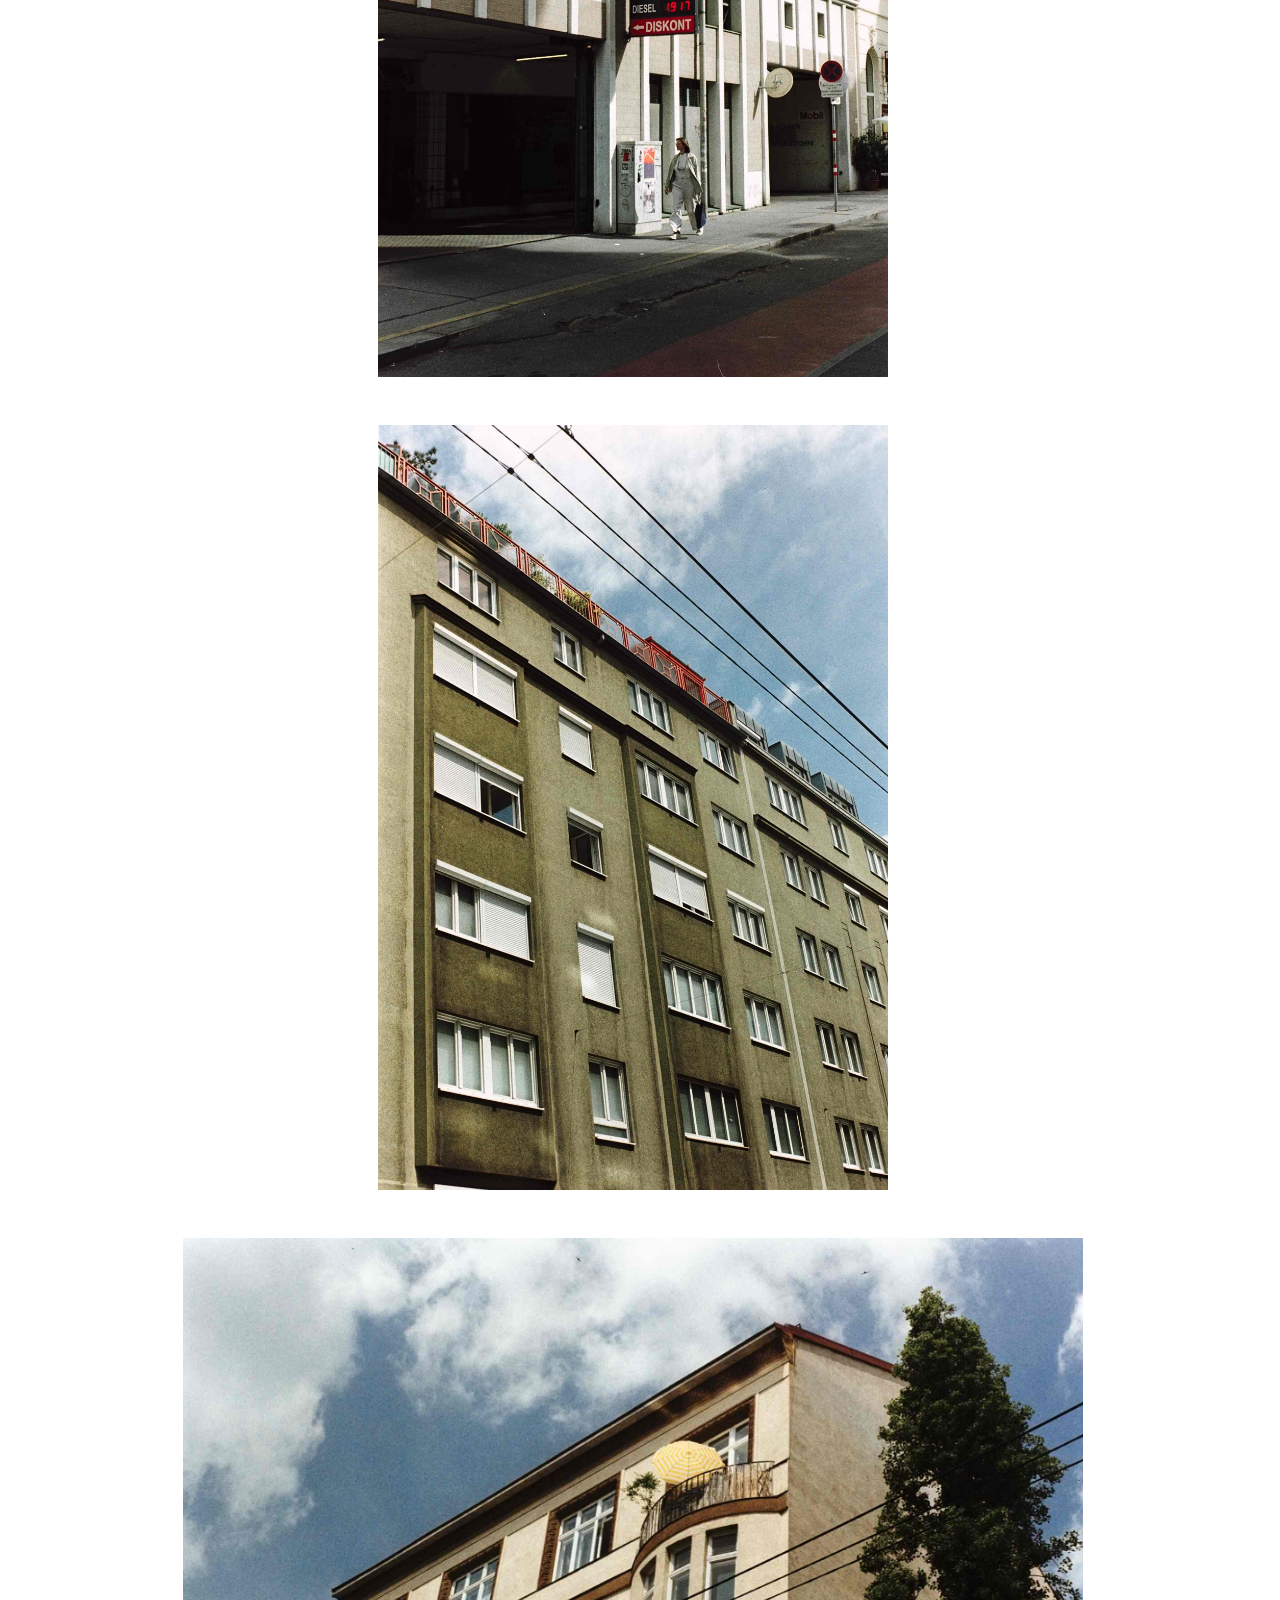
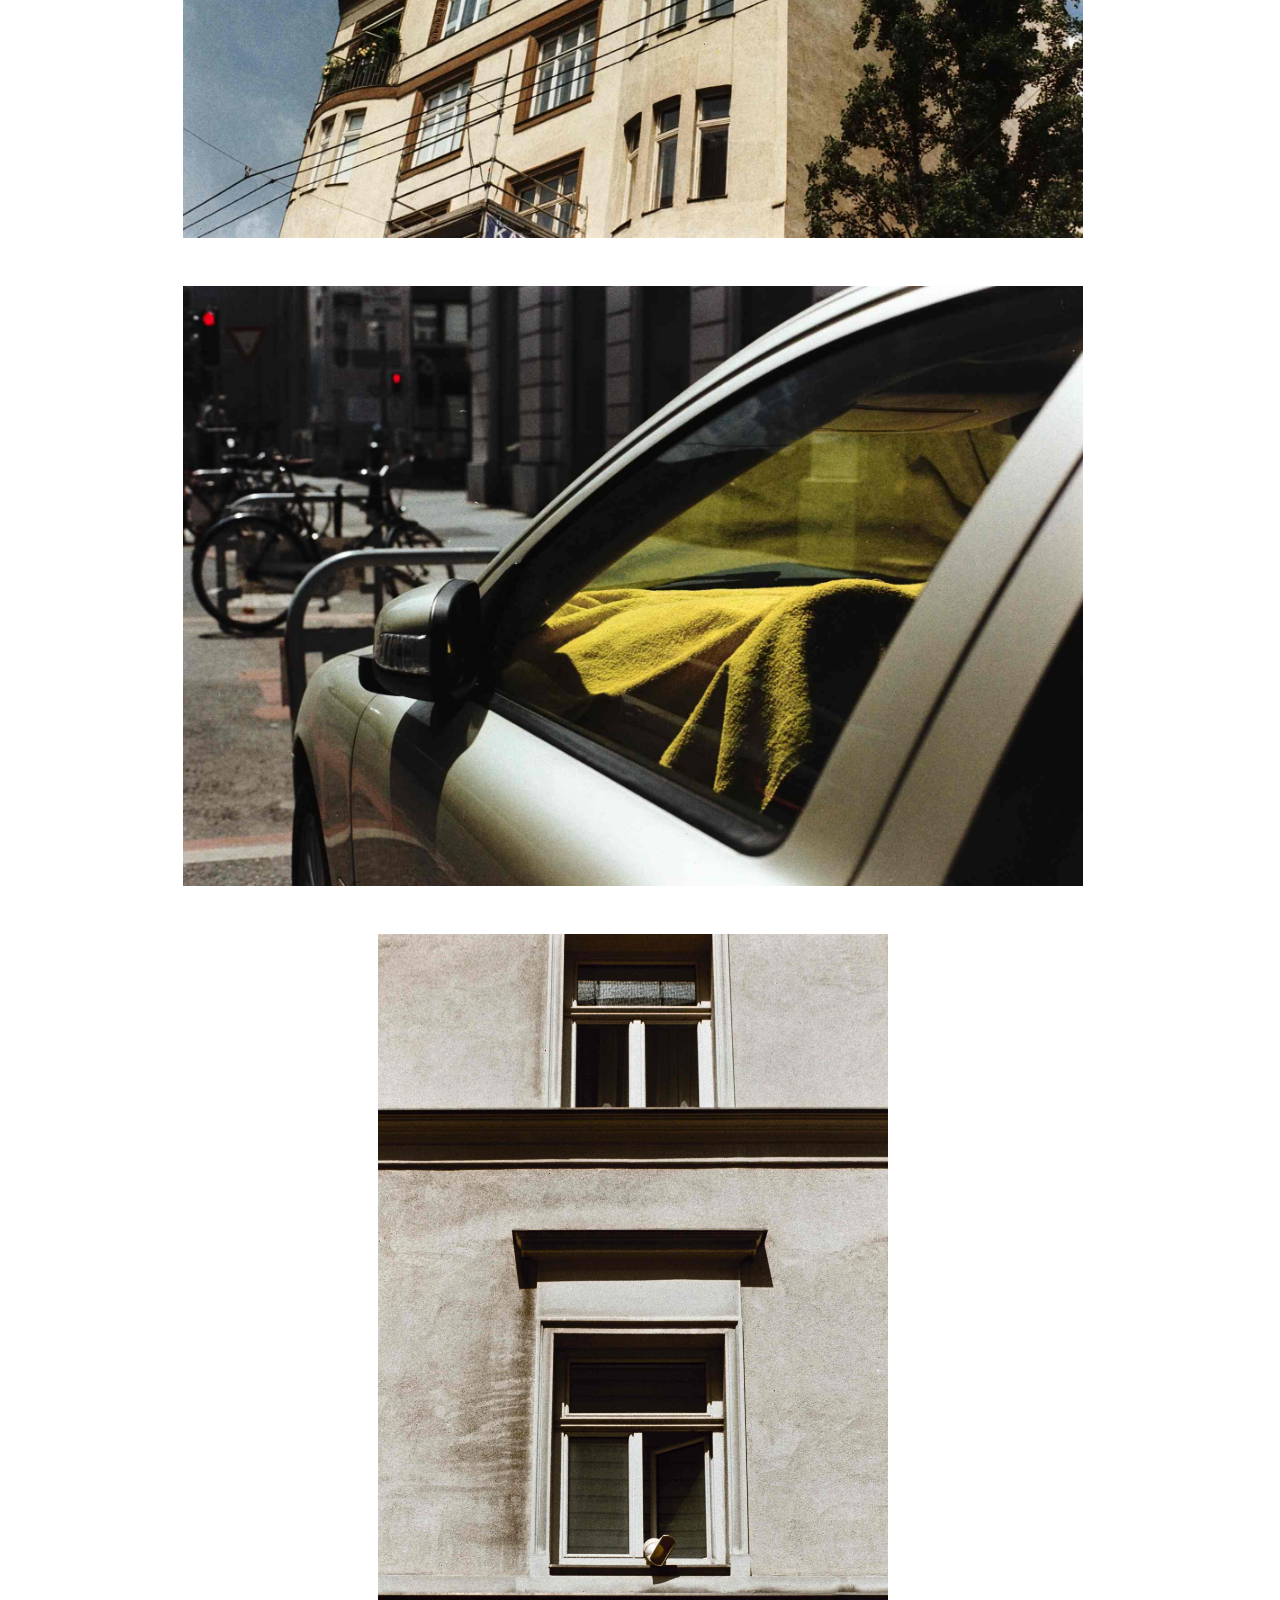
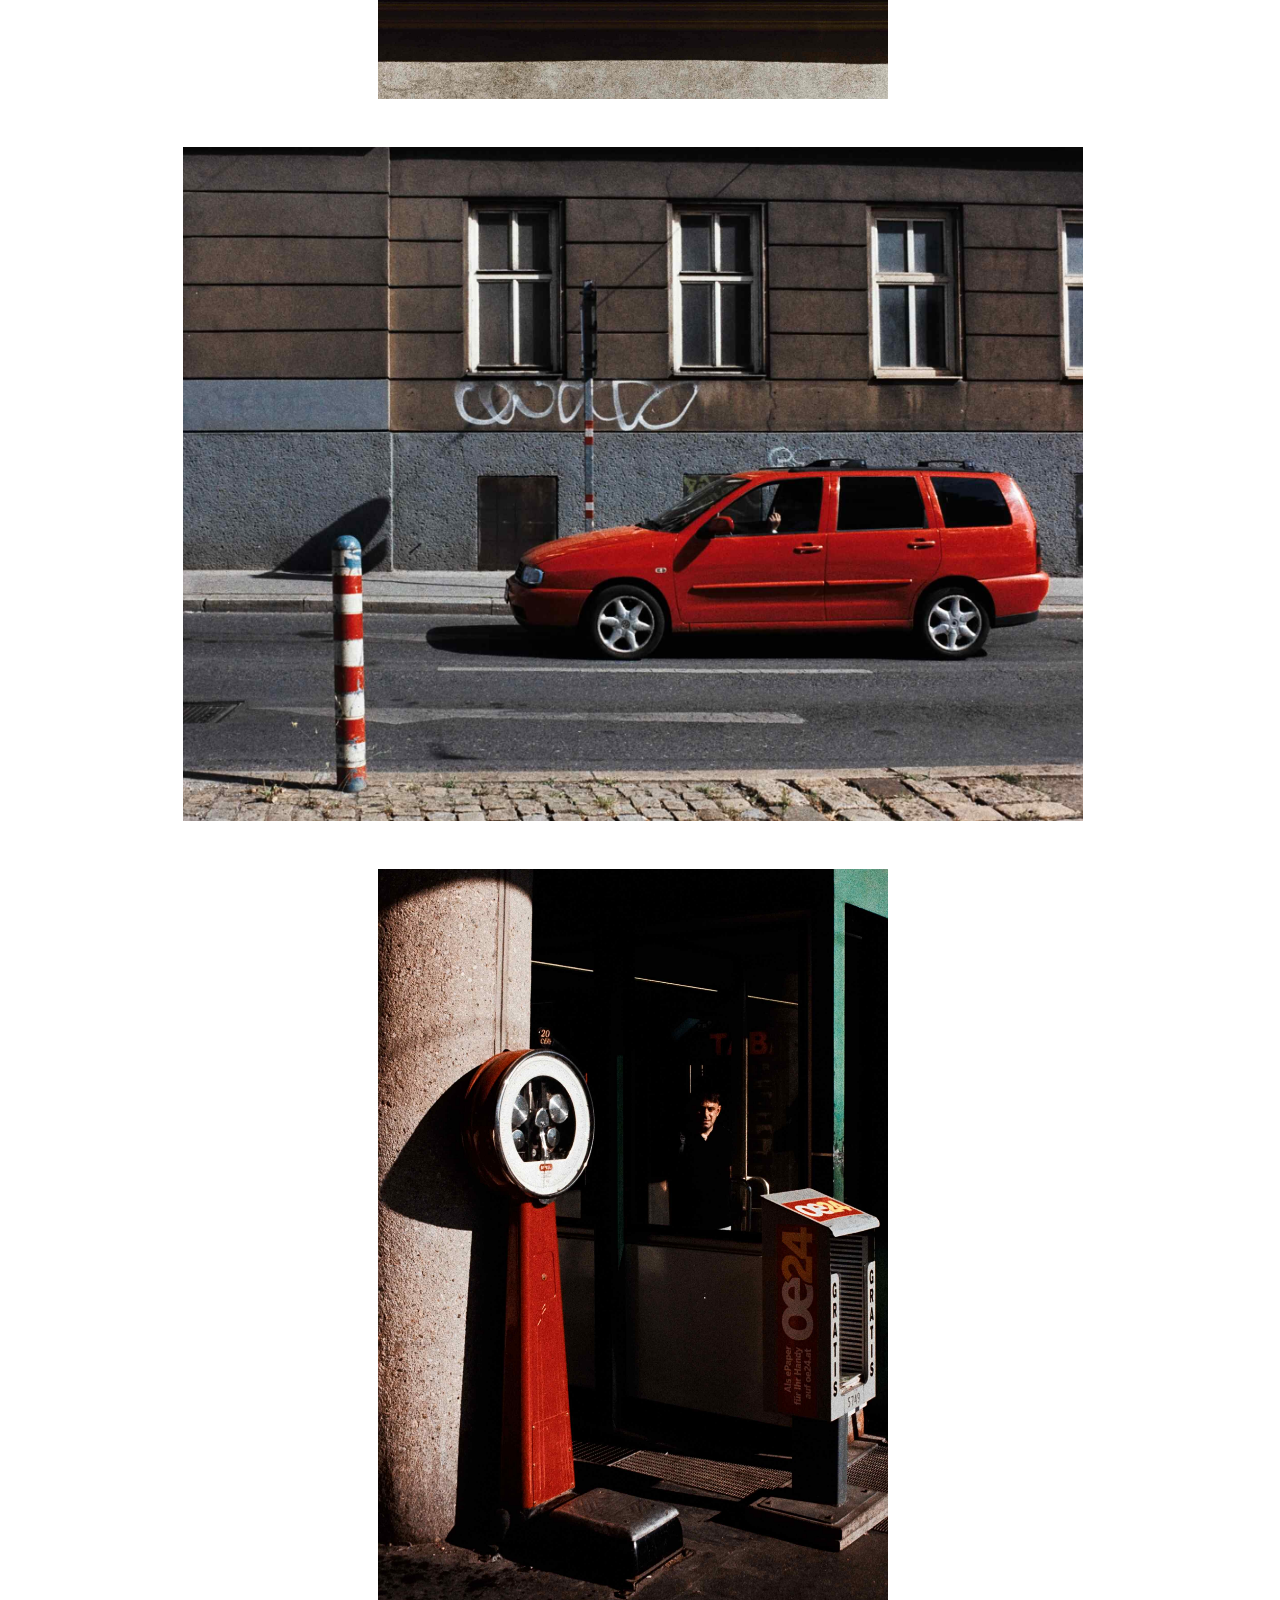
<file: Stadtbild.html>
<!DOCTYPE html>
<html lang="de">
<head>
    <meta charset="UTF-8">
    <meta name="viewport" content="width=device-width, initial-scale=1.0">
    <title>Stadtbild</title>

    <link rel="stylesheet" href="css/style.css">

    <link rel="preconnect" href="https://fonts.googleapis.com">
    <link rel="preconnect" href="https://fonts.gstatic.com" crossorigin>
    <link href="https://fonts.googleapis.com/css2?family=IBM+Plex+Mono:wght@300;400;500;600&display=swap"rel="stylesheet">
</head>
<body>

<header>
    <div class="header-inner">
    <h1>
        <a href="index.html">Lukas Edelmayer</a>
    </h1>

    <nav>
        <a href="index.html">Home</a>
        <a href="work.html">Work</a>
        <a href="about.html">About</a>
    </nav>
    </div>

</header>

<main class="project-container">


<div class="gallery">
    <img src="images/20260614_DSCF4865.jpg" class="landscape" alt="">
    <img src="images/20260614_DSCF4866.jpg" class="portrait" alt="">
    <img src="images/20260703_DSCF4976.jpg" class="landscape" alt="">
    <img src="images/20260703_DSCF4977.jpg" class="portrait" alt="">
    <img src="images/20260614_DSCF4869.jpg" class="landscape" alt="">
    <img src="images/20260614_DSCF4862.jpg" class="portrait" alt="">
    <img src="images/20260614_DSCF4872.jpg" class="landscape" alt="">
    <img src="images/20260614_DSCF4873.jpg" class="landscape" alt="">
    <img src="images/20260614_DSCF4863.jpg" class="landscape" alt="">
    <img src="images/20260703_DSCF4985.jpg" class="portrait" alt="">
    <img src="images/20260614_DSCF4867.jpg" class="portrait" alt="">
    <img src="images/20260625_DSCF4938.jpg" class="portrait" alt="">
    <img src="images/20260713_DSCF5078.jpg" class="landscape" alt="">
    <!-- <img src="images/20260713_DSCF5083.jpg" class="landscape" alt=""> -->
    <img src="images/20260713_DSCF5101.jpg" class="portrait" alt="">
    <img src="images/20260713_DSCF5104.jpg" class="landscape" alt="">
    <img src="images/20260624_DSCF4888.jpg" class="portrait" alt="">
    <img src="images/20260624_DSCF4898.jpg" class="portrait" alt="">
    <img src="images/20260624_DSCF4900.jpg" class="landscape" alt="">
    <img src="images/20260624_DSCF4901.jpg" class="landscape" alt="">
    <!-- <img src="images/20260624_DSCF4902.jpg" class="landscape" alt=""> -->
    <img src="images/20260624_DSCF4905.jpg" class="portrait" alt="">
    <!-- <img src="images/20260624_DSCF4911.jpg" class="portrait" alt=""> -->
    <img src="images/20260714_DSCF5118.jpg" class="landscape" alt="">
    <img src="images/20260916_DSCF5922.jpg" class="portrait" alt="">
    <img src="images/20260818_DSCF5270.jpg" class="landscape" alt="">
    <img src="images/20261020_DSCF5956.jpg" class="landscape" alt="">
    <img src="images/20261020_DSCF5960.jpg" class="landscape" alt="">
    <img src="images/20261020_DSCF5963.jpg" class="landscape" alt="">    
    <img src="images/20261020_DSCF5964.jpg" class="landscape" alt="">
    <img src="images/20261020_DSCF5974.jpg" class="portrait" alt="">      
</div>
 <div class="project-header">
    <h1>Stadtbild</h1>
    <p>Wien</p>
</div>  

</main>

<script>
document.addEventListener('contextmenu', e => {
    e.preventDefault();
});

document.querySelectorAll('img').forEach(img => {
    img.setAttribute('draggable', 'false');

    img.addEventListener('dragstart', e => {
        e.preventDefault();
    });
});
</script>

</body>
</html>
</file>
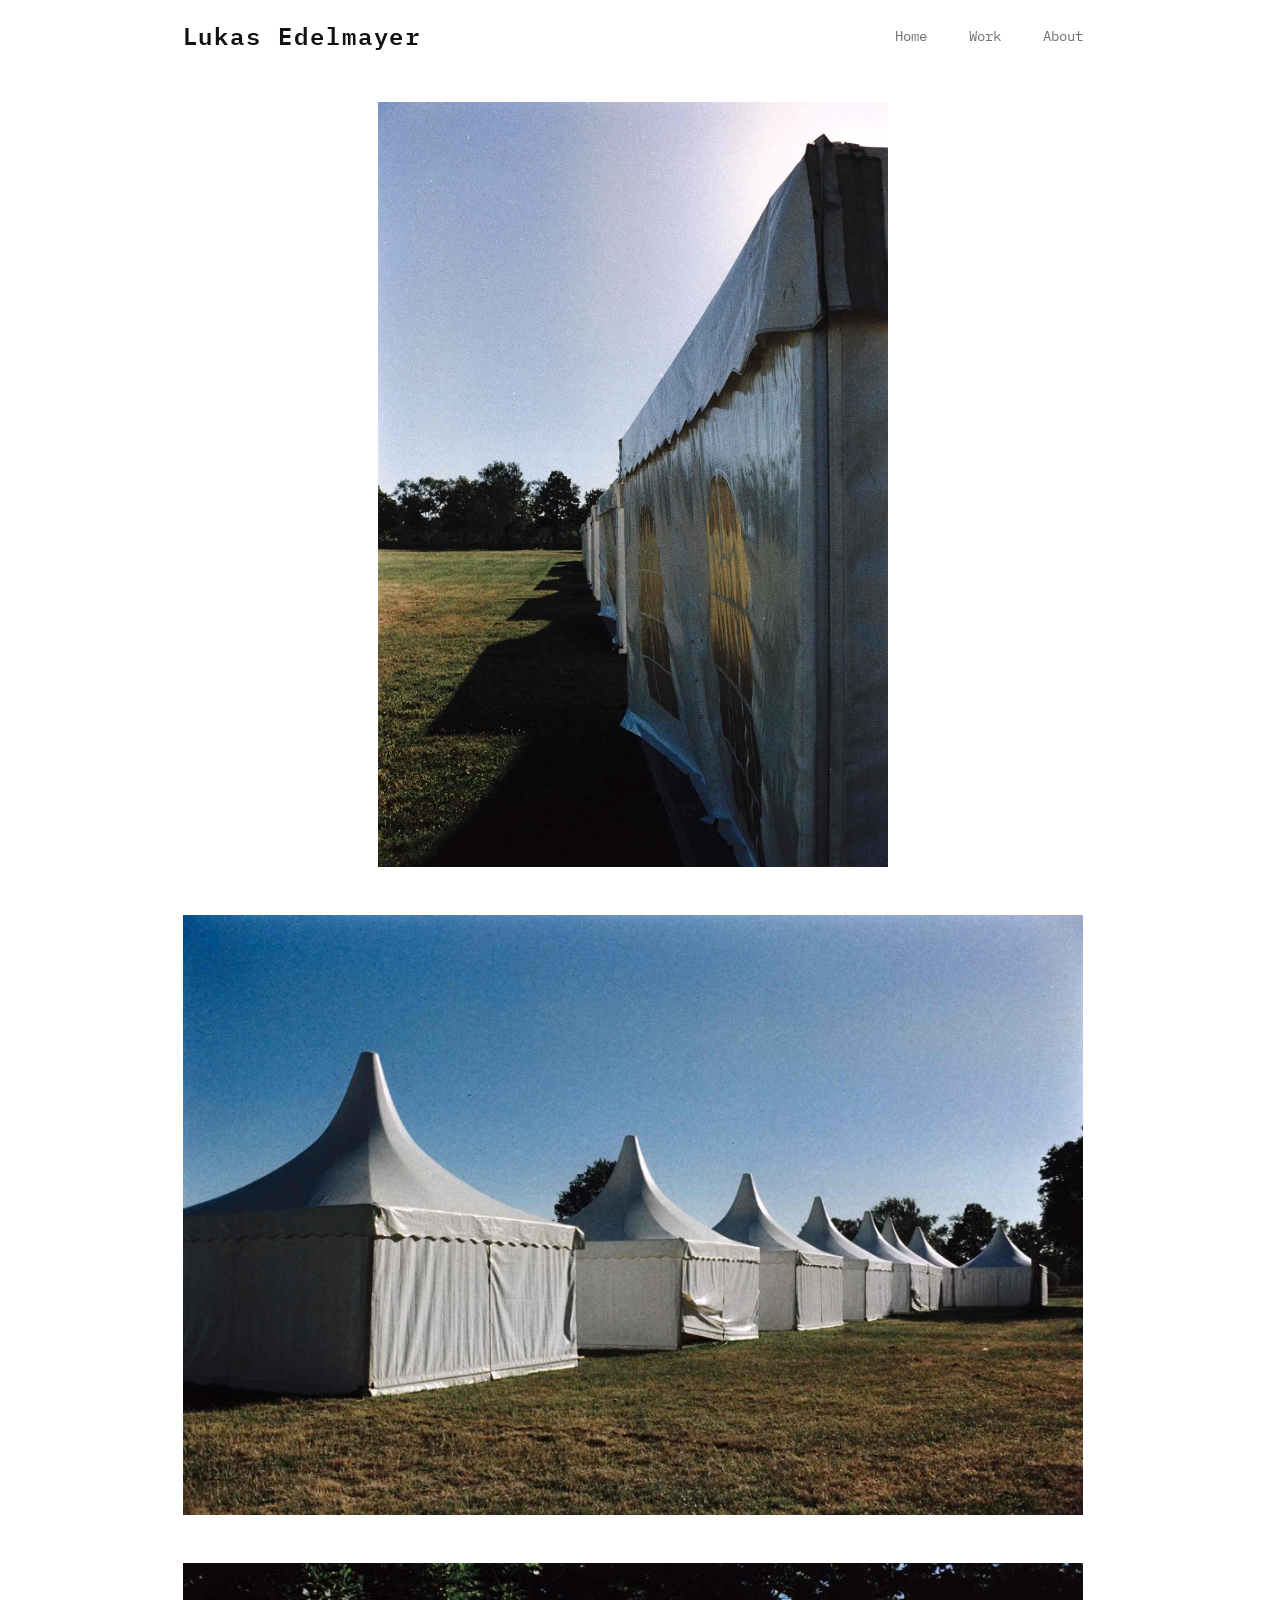
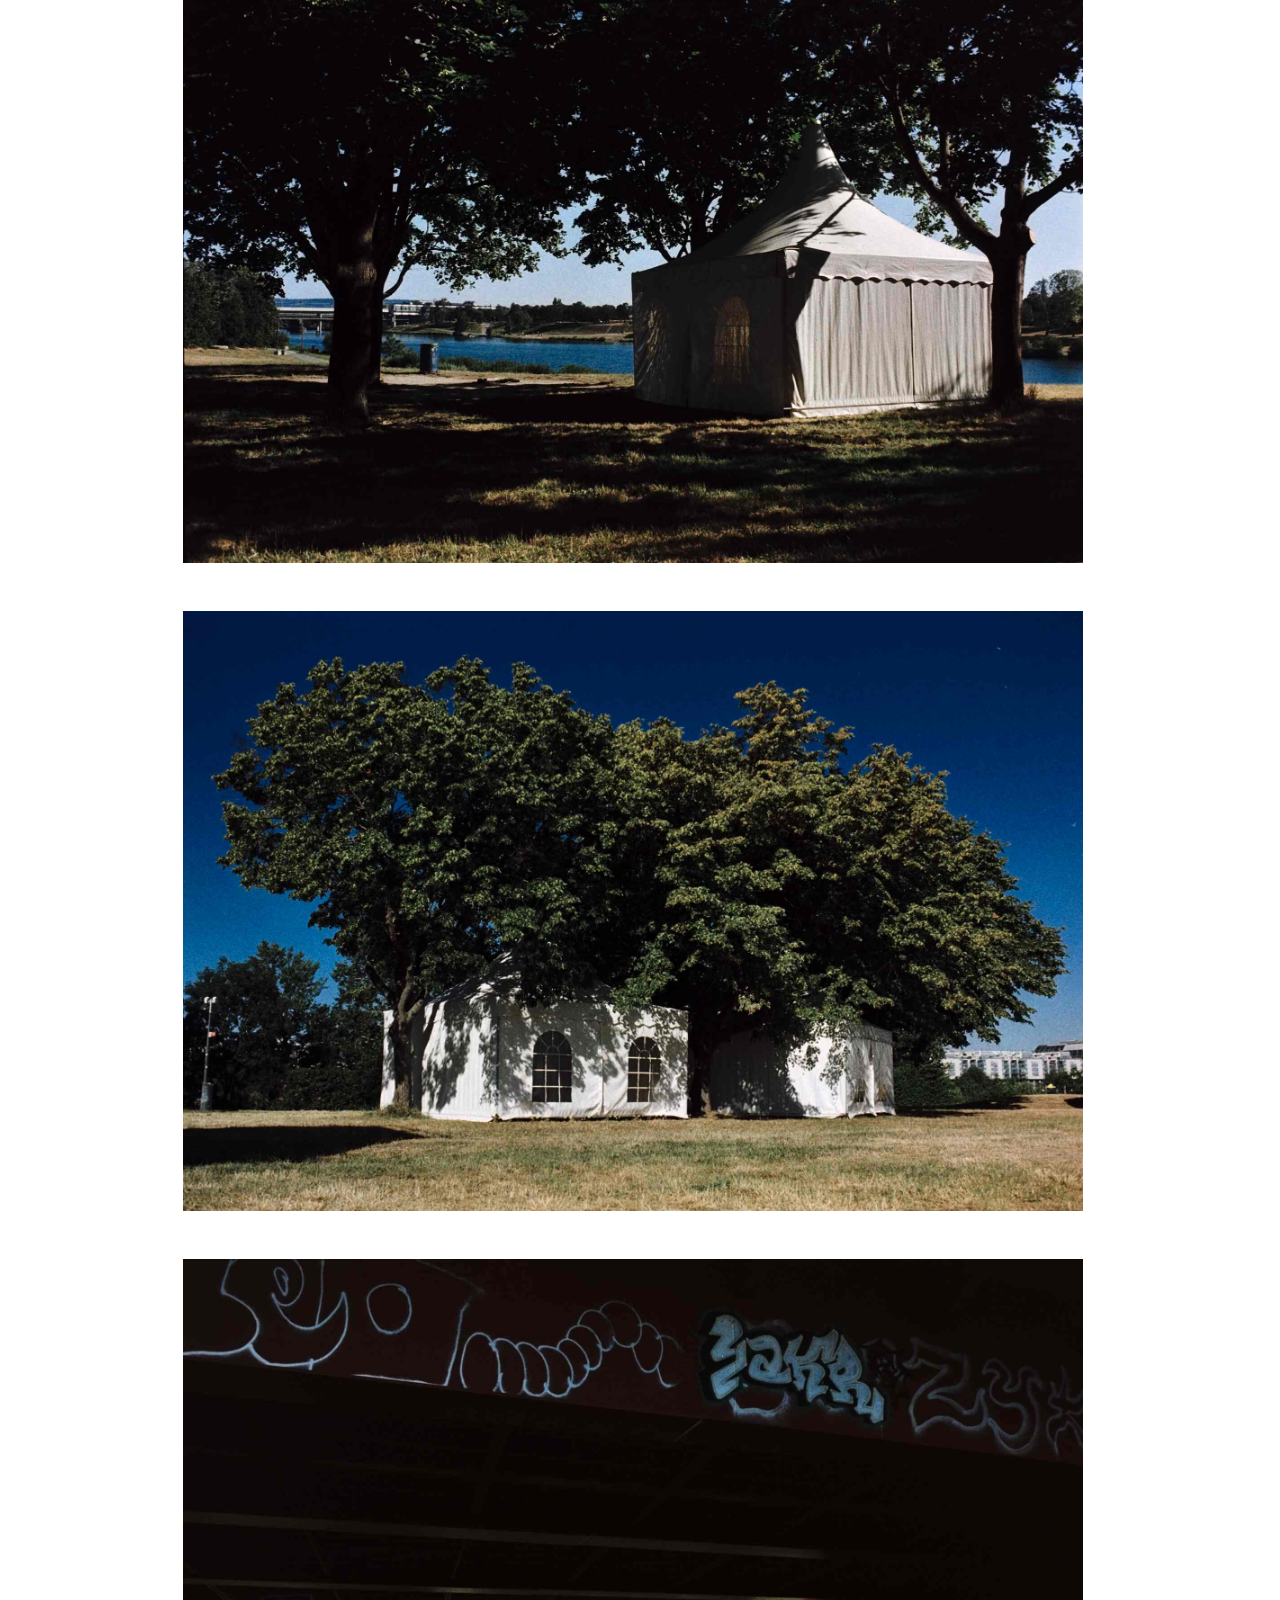
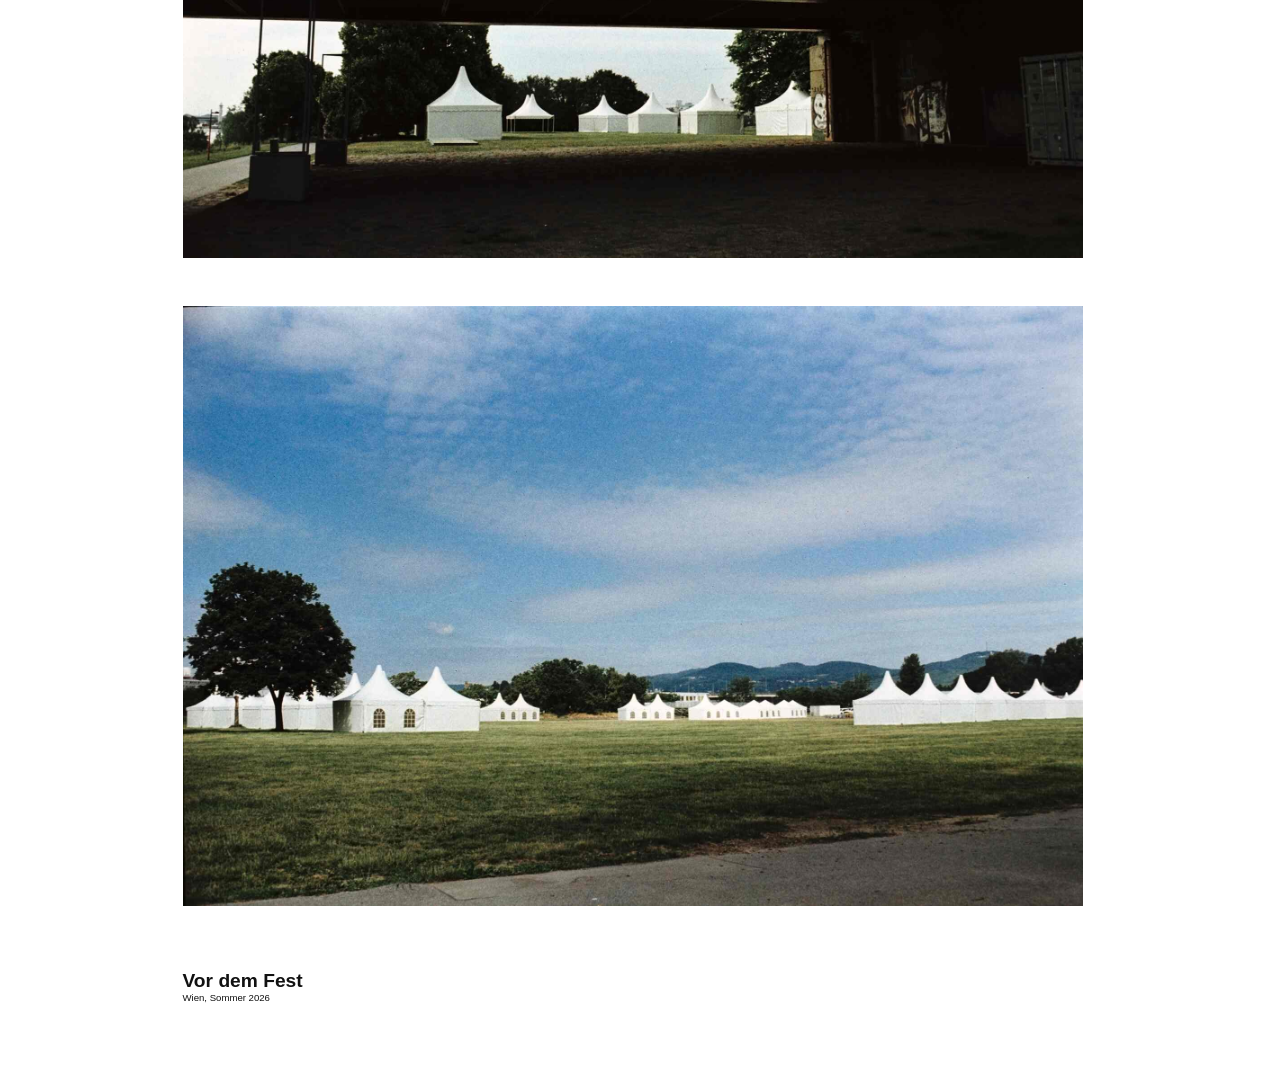
<file: VorDemFest.html>
<!DOCTYPE html>
<html lang="de">
<head>
    <meta charset="UTF-8">
    <meta name="viewport" content="width=device-width, initial-scale=1.0">
    <title>Vor dem Fest</title>

    <link rel="stylesheet" href="css/style.css">

    <link rel="preconnect" href="https://fonts.googleapis.com">
    <link rel="preconnect" href="https://fonts.gstatic.com" crossorigin>
    <link href="https://fonts.googleapis.com/css2?family=IBM+Plex+Mono:wght@300;400;500;600&display=swap"rel="stylesheet">
</head>
<body>

<header>
    <div class="header-inner">
    <h1>
        <a href="index.html">Lukas Edelmayer</a>
    </h1>

    <nav>
        <a href="index.html">Home</a>
        <a href="work.html">Work</a>
        <a href="about.html">About</a>
    </nav>
    </div>

</header>

<main class="project-container">


<div class="gallery">

    <img src="images/20260625_DSCF4958.jpg" class="portrait" alt="">
    <img src="images/20260625_DSCF4959.jpg" class="landscape" alt="">
    <img src="images/20260625_DSCF4951.jpg" class="landscape" alt="">
    <!-- <img src="images/20260625_DSCF4947.jpg" class="landscape" alt=""> -->
    <!-- <img src="images/20260625_DSCF4957.jpg" class="portrait" alt=""> -->
    <img src="images/20260625_DSCF4941.jpg" class="landscape" alt="">
    <img src="images/20260625_DSCF4921.jpg" class="landscape" alt="">   
    <img src="images/20260625_DSCF4928.jpg" class="landscape" alt="">

</div>

<div class="project-header">
    <h1>Vor dem Fest</h1>
    <p>Wien, Sommer 2026</p>
</div>
</main>

<script>
document.addEventListener('contextmenu', e => {
    e.preventDefault();
});

document.querySelectorAll('img').forEach(img => {
    img.setAttribute('draggable', 'false');

    img.addEventListener('dragstart', e => {
        e.preventDefault();
    });
});
</script>

</body>
</html>
</file>
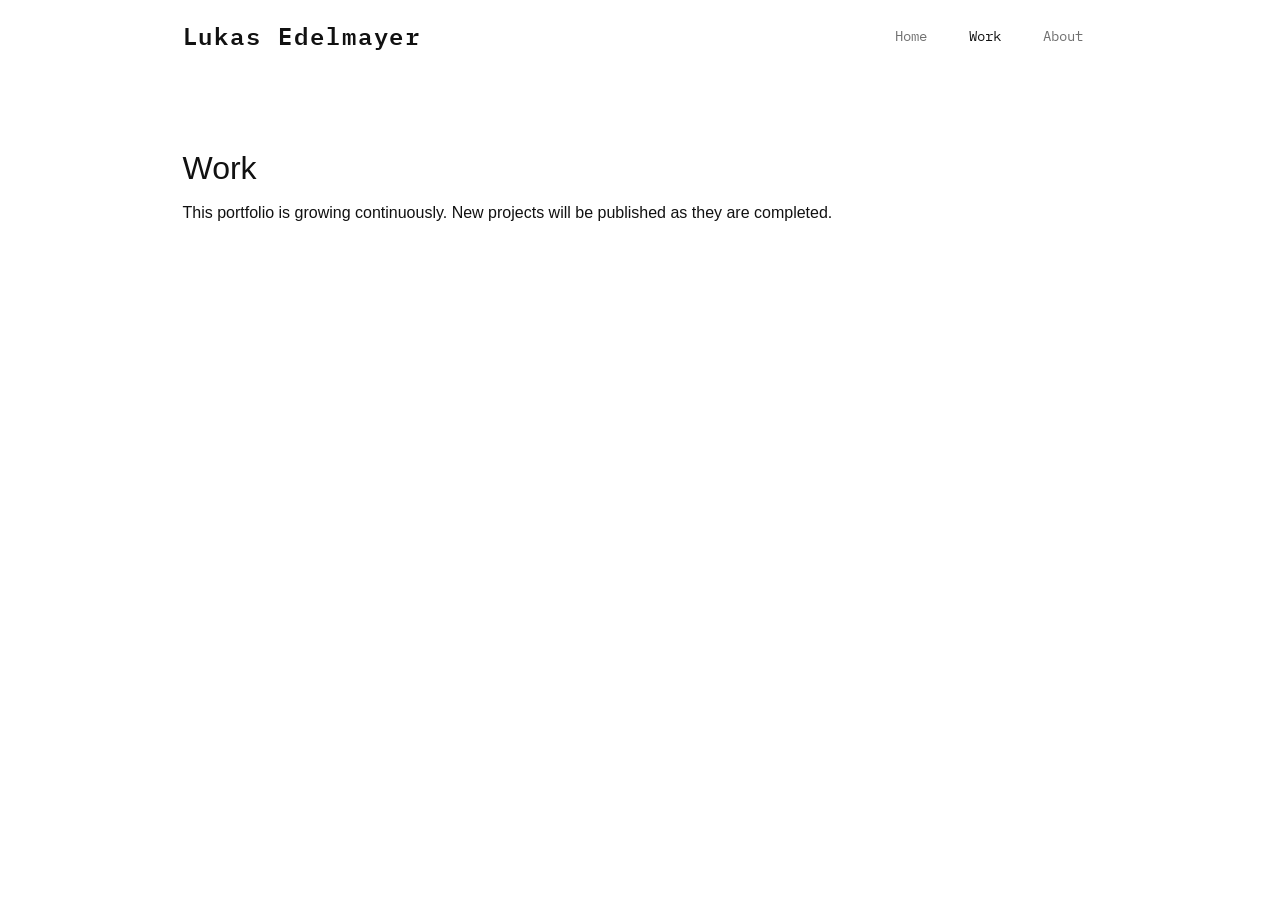
<file: work.html>
<!DOCTYPE html>
<html lang="en">

<head>
    <meta charset="UTF-8">
    <meta name="viewport" content="width=device-width, initial-scale=1.0">
    <title>Work | Lukas Edelmayer</title>

    <link rel="preconnect" href="https://fonts.googleapis.com">
    <link rel="preconnect" href="https://fonts.gstatic.com" crossorigin>
    <link href="https://fonts.googleapis.com/css2?family=IBM+Plex+Mono:wght@300;400;500;600&display=swap"rel="stylesheet">

    <link rel="stylesheet" href="css/style.css">
</head>

<body>

<header>
    <div class="header-inner">
    <h1><a href="index.html">Lukas Edelmayer</a></h1>

    <nav>
        <a href="index.html">Home</a>
        <a class="active" href="work.html">Work</a>
        <a href="about.html">About</a>
    </nav>

    </div>
</header>

<main class="intro">

    <h2>Work</h2>

    <p>
        This portfolio is growing continuously.
        New projects will be published as they are completed.
    </p>

</main>

</body>
</html>
</file>
<file: css/style.css>
* {
    margin: 0;
    padding: 0;
    box-sizing: border-box;
}

html {
    scrollbar-gutter: stable;
}

body {
    font-family: Helvetica, Arial, sans-serif;
    color: #111;
    background: #fff;
}

/* ---------- Header ---------- */

header {
    font-family: "IBM Plex Mono", monospace;
    display: flex;
    justify-content: space-between;
    align-items: center;

    padding: 0.5rem 5vw;

    position: sticky;
    top: 0;

    background: rgba(255,255,255,0.95);
    backdrop-filter: blur(6px);
    
    z-index: 1000;
    
}

.header-inner {

    width: min(900px, 85%);
    margin: 0 auto;

    display: flex;
    justify-content: space-between;
    align-items: center;

    padding: 0.5rem 0;
}

header h1 a {
    color: inherit;
    text-decoration: none;
    white-space: nowrap;
}


header h1 {
    font-family: "IBM Plex Mono", monospace;
    font-size: 1.5rem;
    font-weight: 600;
    letter-spacing: 0.08em;
}


nav a {
    font-family: "IBM Plex Mono", monospace;
    font-size: 0.9rem;
    color: #111;
    text-decoration: none;
    opacity: 0.6;
    margin-left: 2rem;
    transition: opacity 0.2s ease;
}

nav a:hover {
    opacity: 1;
}

nav a.active {
    opacity: 1;
}

/* ---------- Allgemeine Bildregeln ---------- */

img {
    display: block;
    user-select: none;
    -webkit-user-drag: none;
}

/* ---------- Startseite ---------- */

.hero {
    width: min(900px, 85%);
    margin: 5rem auto 1rem auto;
}

.hero img {
    width: 100%;
}

.project-info {
    width: min(900px, 85%);
    margin: 0 auto 8rem auto;
}

.project-info h2 {
    font-size: 1.5rem;
    font-weight: 600;
    margin-bottom: 0.5rem;
}

.project-info p {
    font-size: 1rem;
    line-height: 1.5;
}

/* ---------- Intro / About ---------- */

.intro {
    width: min(900px, 85%);
    margin: 5rem auto 6rem auto;
}

.intro h2 {
    font-size: 2rem;
    font-weight: 400;
    margin-bottom: 0.75rem;
}

.intro p {
    font-size: 1rem;
    line-height: 1.7;

    text-align: justify;
    hyphens: auto;
}

/* ---------- Projektseite ---------- */
.project-container {
    width: min(900px, 85%);
    margin: 2rem auto;
}

.project-header {
font-size: 0.6rem;
font-weight: 400; 
margin: 0 auto 4rem auto;
}
.gallery {
    max-width: 900px;
    margin: 0 auto 4rem auto;
}

.gallery img {
    display: block;
    margin: 0 auto 3rem auto;
}

.landscape {
    width: 100%;
}

.portrait {
    width: auto;
    max-width: 80%;
    max-height: 85vh;
}

/* ---------- Links auf Bildern ---------- */

.hero a {
    display: block;
}

.hero img {
    transition: opacity 0.2s ease;
}

.hero a:hover img {
    opacity: 0.95;
}

/* ---------- Mobile ---------- */

@media (max-width: 900px) {

    header {
        padding: 1rem 6vw;
    }

    .header-inner {
        display: flex;
        flex-direction: column;
        align-items: flex-start;
        gap: 0.8rem;
    }

    header h1 {
        font-size: 1.6rem;
    }

    nav {
        display: flex;
        gap: 1.6rem;
    }

    nav a {
        margin-left: 0;
        font-size: 0.9rem;
    }

    .portrait {
        max-height: 80vh;
        max-width: 85%;
    }


}
</file>
